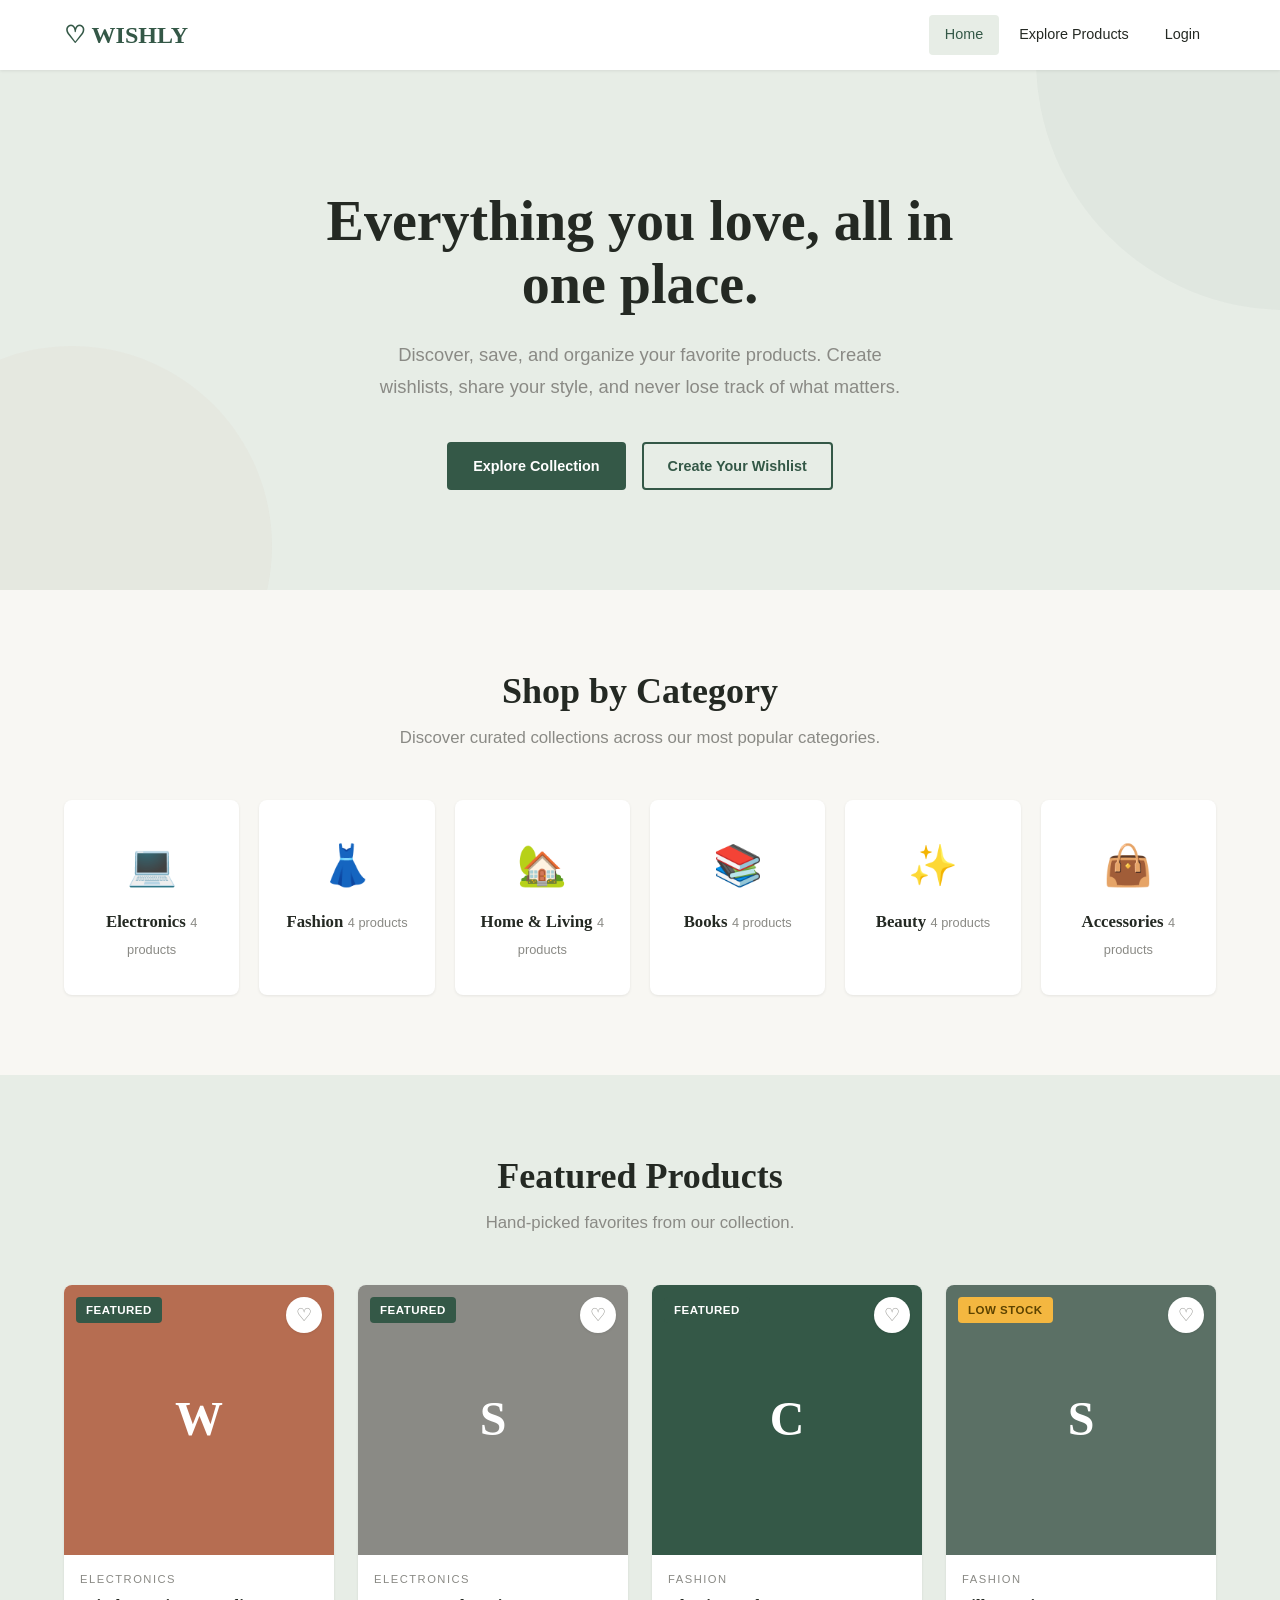
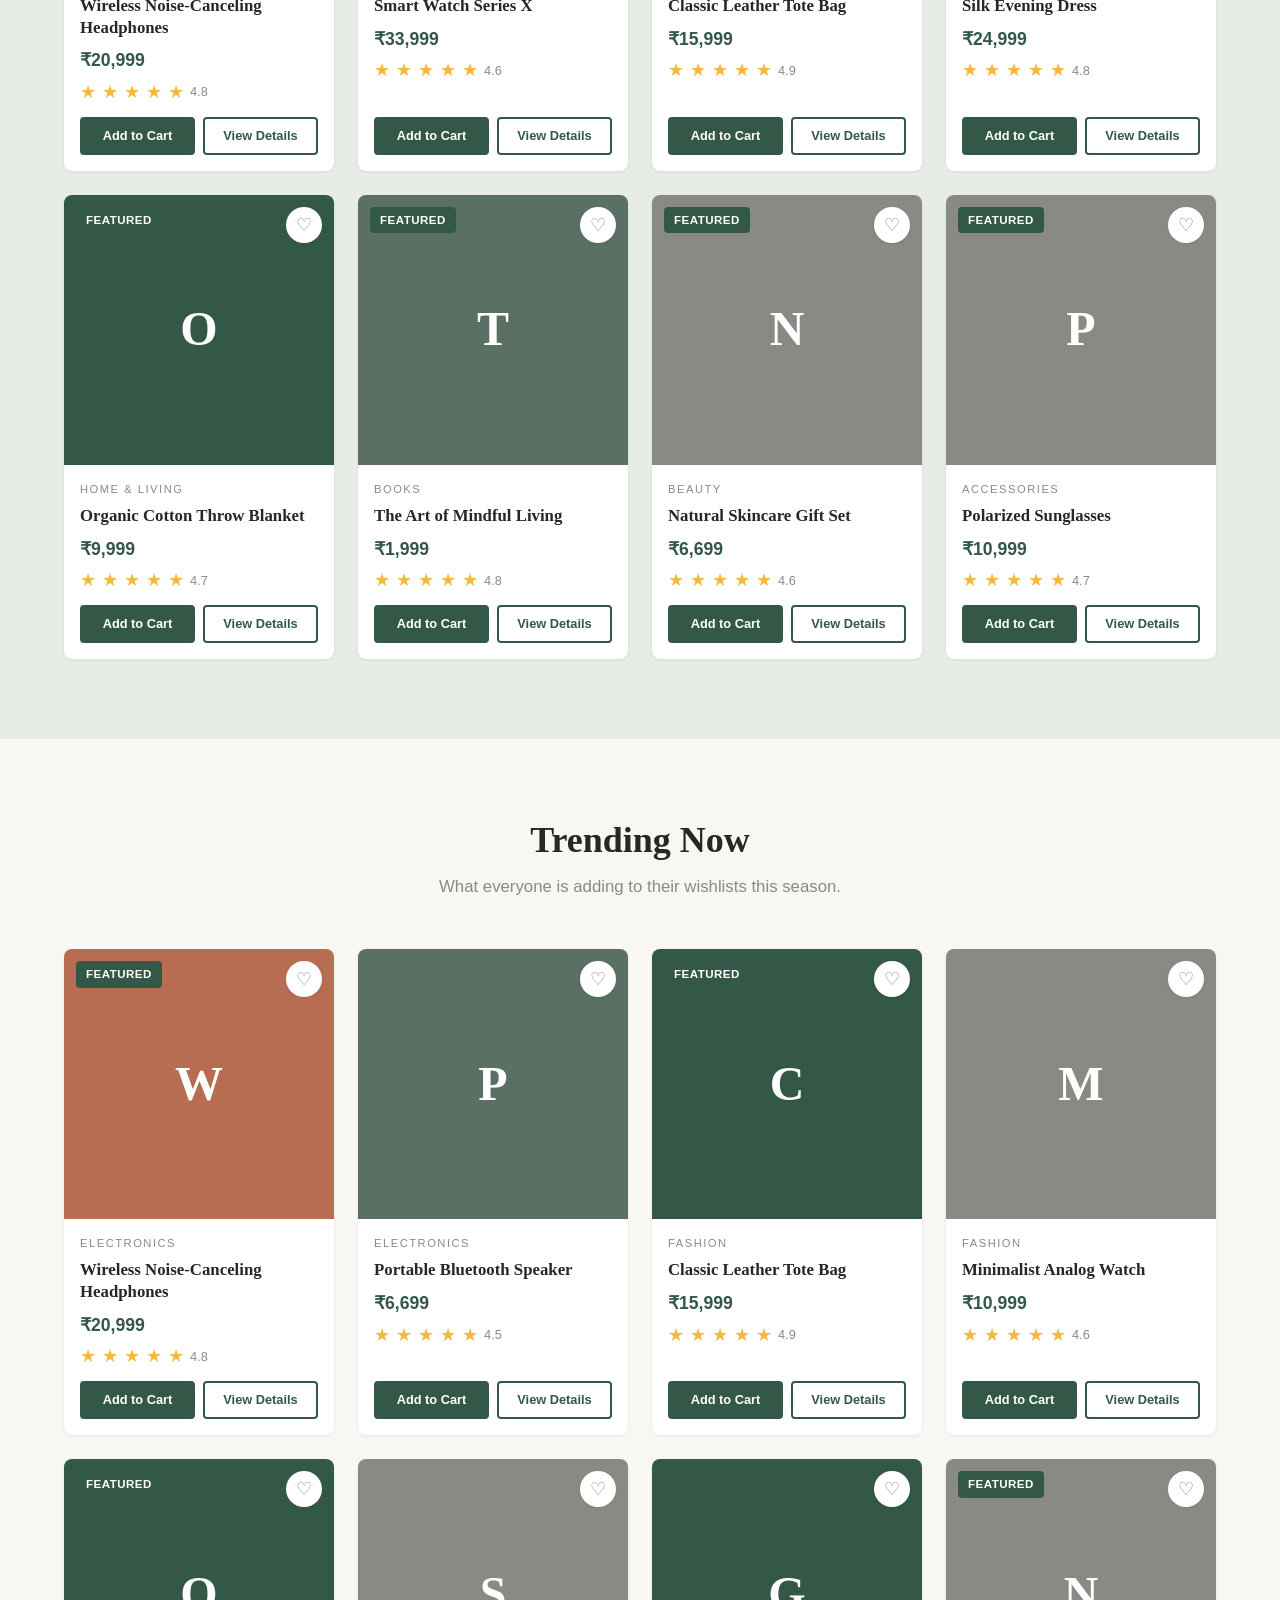
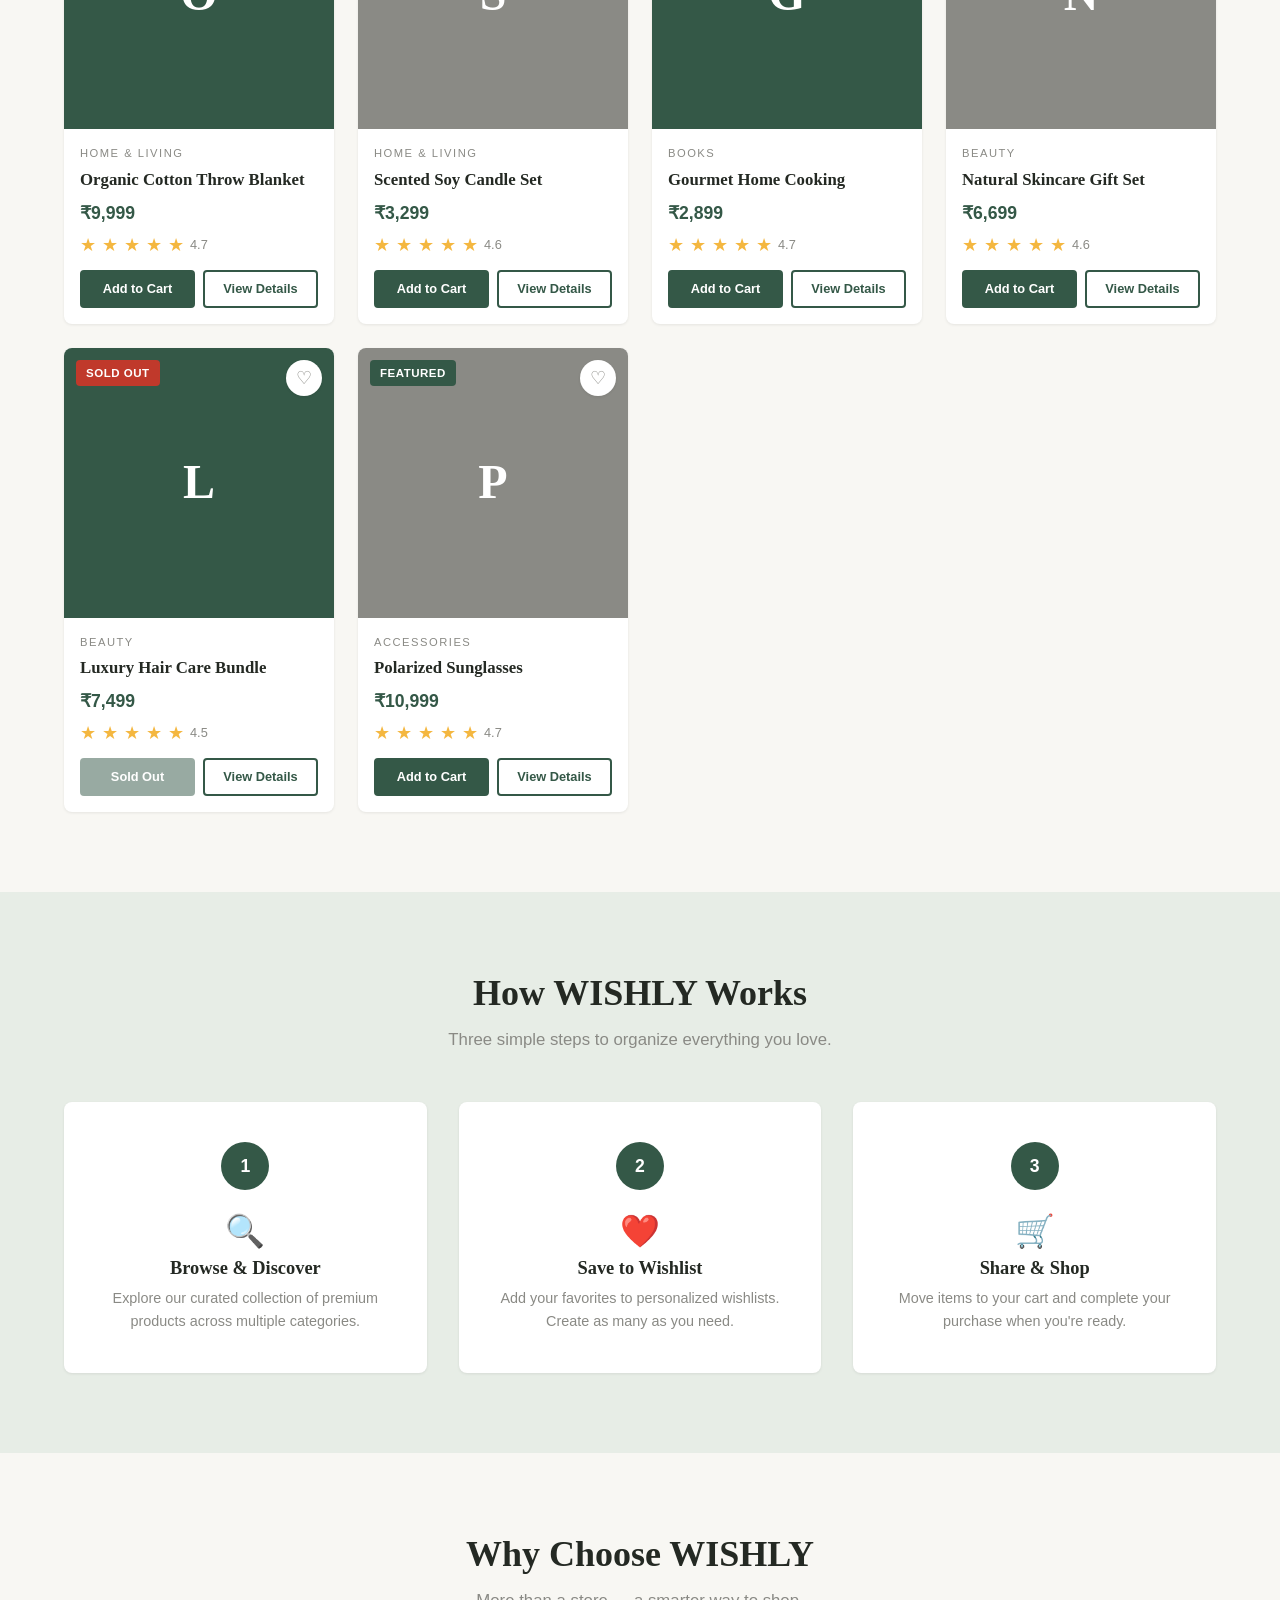
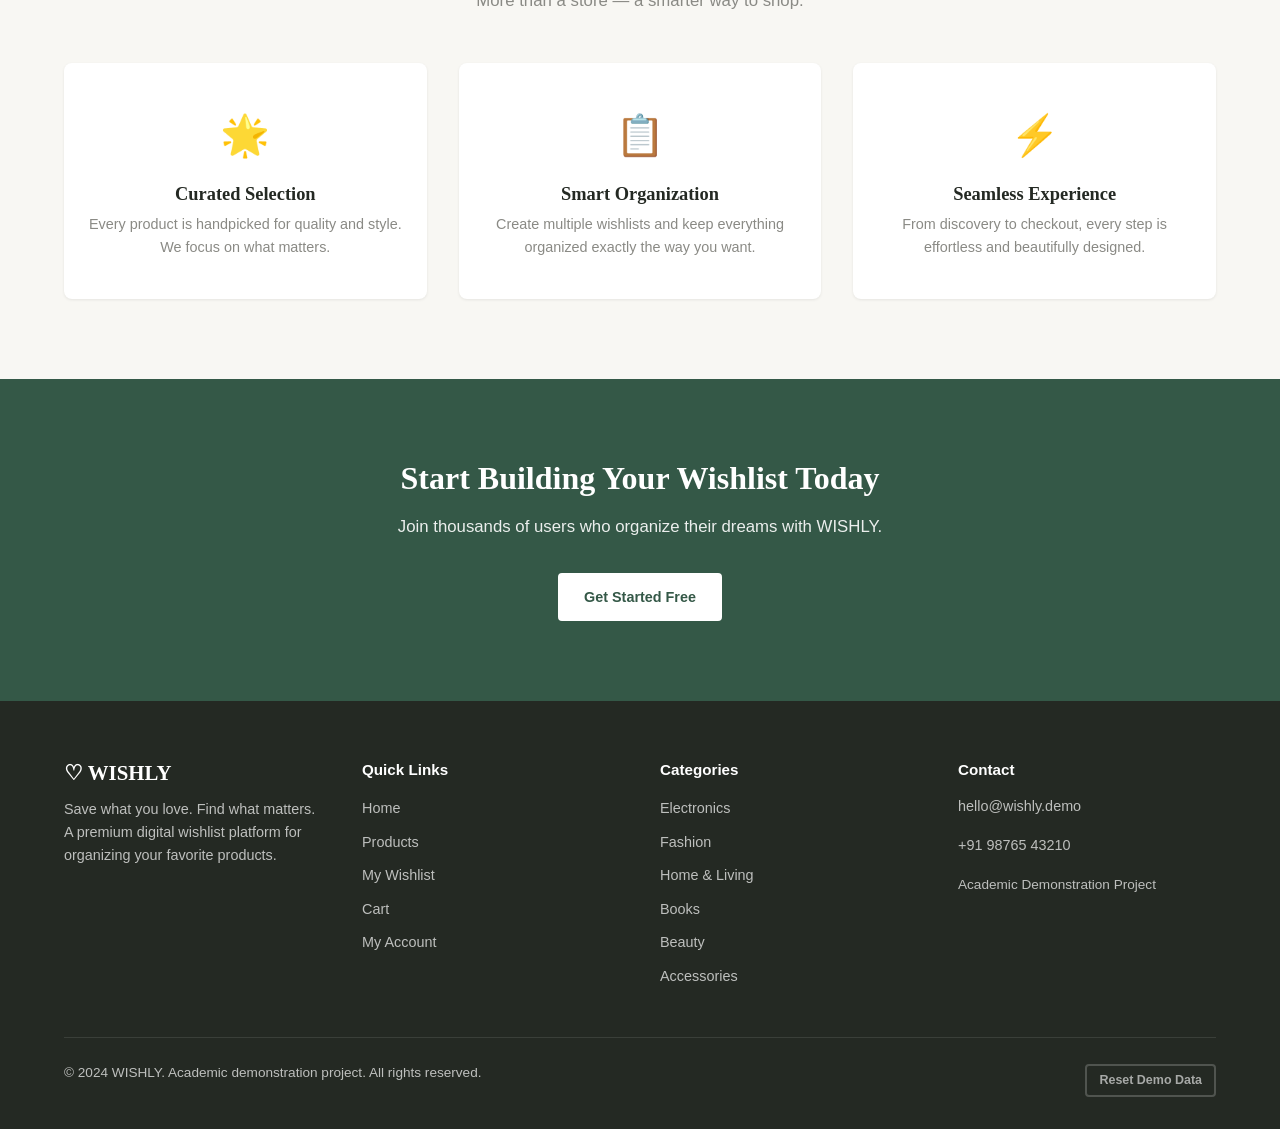
<file: index.html>
<!DOCTYPE html>
<html lang="en">
<head>
  <meta charset="UTF-8">
  <meta name="viewport" content="width=device-width, initial-scale=1.0">
  <meta name="description" content="WISHLY — Digital Wishlist Platform. Save what you love. Find what matters.">
  <title>WISHLY — Save what you love. Find what matters.</title>
  <link rel="icon" href="data:image/svg+xml,<svg xmlns='http://www.w3.org/2000/svg' viewBox='0 0 100 100'><text y='.9em' font-size='90'>♡</text></svg>">
  <link rel="stylesheet" href="styles.css">
</head>
<body>

  <!-- ===== Toast Notifications ===== -->
  <div id="toast-container" class="toast-container" role="status" aria-live="polite"></div>

  <!-- ===== Modal Overlay ===== -->
  <div id="modal-overlay" class="modal-overlay" role="dialog" aria-modal="true">
    <div id="modal-content" class="modal-content"></div>
  </div>

  <!-- ===== Navigation ===== -->
  <nav id="navbar" class="navbar" role="navigation" aria-label="Main navigation">
    <div class="nav-container">
      <a href="#" class="logo" data-view="home" aria-label="WISHLY Home">♡ WISHLY</a>

      <ul id="nav-links" class="nav-links">
        <li><a href="#" data-view="home" class="active">Home</a></li>
        <li><a href="#" data-view="products">Explore Products</a></li>
        <li id="nav-wishlist-li" class="hidden"><a href="#" data-view="wishlist">My Wishlist <span id="wishlist-count" class="badge">0</span></a></li>
        <li id="nav-cart-li" class="hidden"><a href="#" data-view="cart">Cart <span id="cart-count" class="badge">0</span></a></li>
        <li id="nav-auth"><a href="#" data-view="auth">Login</a></li>
        <li id="nav-account" class="hidden"><a href="#" data-view="account"><span id="nav-user-name">Account</span></a></li>
        <li id="nav-admin" class="hidden"><a href="admin.html">Admin Dashboard</a></li>
      </ul>

      <button id="mobile-menu-btn" class="mobile-menu-btn" aria-label="Toggle navigation menu" aria-expanded="false">
        <span></span>
        <span></span>
        <span></span>
      </button>
    </div>
  </nav>

  <!-- ===== Main Content ===== -->
  <main id="main-content">

    <!-- ==============================
         VIEW: HOME
    ============================== -->
    <section id="view-home" class="view active">

      <!-- Hero -->
      <div class="hero">
        <div class="container">
          <h1 class="hero__title">Everything you love, all in one place.</h1>
          <p class="hero__subtitle">Discover, save, and organize your favorite products. Create wishlists, share your style, and never lose track of what matters.</p>
          <div class="hero__actions">
            <a href="#" class="btn btn--primary" data-view="products">Explore Collection</a>
            <a href="#" class="btn btn--secondary" data-view="auth" id="hero-wishlist-cta">Create Your Wishlist</a>
          </div>
        </div>
      </div>

      <!-- Featured Categories -->
      <div class="section">
        <div class="container">
          <h2 class="section__title">Shop by Category</h2>
          <p class="section__subtitle">Discover curated collections across our most popular categories.</p>
          <div id="categories-grid" class="categories-grid">
            <div class="category-card" data-category="Electronics" tabindex="0" role="button" aria-label="Browse Electronics">
              <span class="category-card__icon" aria-hidden="true">💻</span>
              <span class="category-card__name">Electronics</span>
              <span class="category-card__count" id="cat-count-electronics">0 products</span>
            </div>
            <div class="category-card" data-category="Fashion" tabindex="0" role="button" aria-label="Browse Fashion">
              <span class="category-card__icon" aria-hidden="true">👗</span>
              <span class="category-card__name">Fashion</span>
              <span class="category-card__count" id="cat-count-fashion">0 products</span>
            </div>
            <div class="category-card" data-category="Home & Living" tabindex="0" role="button" aria-label="Browse Home and Living">
              <span class="category-card__icon" aria-hidden="true">🏡</span>
              <span class="category-card__name">Home & Living</span>
              <span class="category-card__count" id="cat-count-home">0 products</span>
            </div>
            <div class="category-card" data-category="Books" tabindex="0" role="button" aria-label="Browse Books">
              <span class="category-card__icon" aria-hidden="true">📚</span>
              <span class="category-card__name">Books</span>
              <span class="category-card__count" id="cat-count-books">0 products</span>
            </div>
            <div class="category-card" data-category="Beauty" tabindex="0" role="button" aria-label="Browse Beauty">
              <span class="category-card__icon" aria-hidden="true">✨</span>
              <span class="category-card__name">Beauty</span>
              <span class="category-card__count" id="cat-count-beauty">0 products</span>
            </div>
            <div class="category-card" data-category="Accessories" tabindex="0" role="button" aria-label="Browse Accessories">
              <span class="category-card__icon" aria-hidden="true">👜</span>
              <span class="category-card__name">Accessories</span>
              <span class="category-card__count" id="cat-count-accessories">0 products</span>
            </div>
          </div>
        </div>
      </div>

      <!-- Featured Products -->
      <div class="section section--alt">
        <div class="container">
          <h2 class="section__title">Featured Products</h2>
          <p class="section__subtitle">Hand-picked favorites from our collection.</p>
          <div id="featured-products-grid" class="product-grid"></div>
        </div>
      </div>

      <!-- Trending Now -->
      <div class="section">
        <div class="container">
          <h2 class="section__title">Trending Now</h2>
          <p class="section__subtitle">What everyone is adding to their wishlists this season.</p>
          <div id="trending-products-grid" class="product-grid"></div>
        </div>
      </div>

      <!-- How It Works -->
      <div class="section section--alt">
        <div class="container">
          <h2 class="section__title">How WISHLY Works</h2>
          <p class="section__subtitle">Three simple steps to organize everything you love.</p>
          <div class="steps-grid">
            <div class="step-card">
              <div class="step-card__number" aria-hidden="true">1</div>
              <span class="step-card__icon" aria-hidden="true">🔍</span>
              <h3 class="step-card__title">Browse & Discover</h3>
              <p class="step-card__text">Explore our curated collection of premium products across multiple categories.</p>
            </div>
            <div class="step-card">
              <div class="step-card__number" aria-hidden="true">2</div>
              <span class="step-card__icon" aria-hidden="true">❤️</span>
              <h3 class="step-card__title">Save to Wishlist</h3>
              <p class="step-card__text">Add your favorites to personalized wishlists. Create as many as you need.</p>
            </div>
            <div class="step-card">
              <div class="step-card__number" aria-hidden="true">3</div>
              <span class="step-card__icon" aria-hidden="true">🛒</span>
              <h3 class="step-card__title">Share & Shop</h3>
              <p class="step-card__text">Move items to your cart and complete your purchase when you're ready.</p>
            </div>
          </div>
        </div>
      </div>

      <!-- Why Choose WISHLY -->
      <div class="section">
        <div class="container">
          <h2 class="section__title">Why Choose WISHLY</h2>
          <p class="section__subtitle">More than a store — a smarter way to shop.</p>
          <div class="features-grid">
            <div class="feature-card">
              <span class="feature-card__icon" aria-hidden="true">🌟</span>
              <h3 class="feature-card__title">Curated Selection</h3>
              <p class="feature-card__text">Every product is handpicked for quality and style. We focus on what matters.</p>
            </div>
            <div class="feature-card">
              <span class="feature-card__icon" aria-hidden="true">📋</span>
              <h3 class="feature-card__title">Smart Organization</h3>
              <p class="feature-card__text">Create multiple wishlists and keep everything organized exactly the way you want.</p>
            </div>
            <div class="feature-card">
              <span class="feature-card__icon" aria-hidden="true">⚡</span>
              <h3 class="feature-card__title">Seamless Experience</h3>
              <p class="feature-card__text">From discovery to checkout, every step is effortless and beautifully designed.</p>
            </div>
          </div>
        </div>
      </div>

      <!-- CTA Section -->
      <div class="cta-section">
        <div class="container">
          <h2>Start Building Your Wishlist Today</h2>
          <p>Join thousands of users who organize their dreams with WISHLY.</p>
          <a href="#" class="btn" data-view="auth" id="cta-get-started">Get Started Free</a>
        </div>
      </div>
    </section>

    <!-- ==============================
         VIEW: PRODUCTS
    ============================== -->
    <section id="view-products" class="view">
      <div class="section">
        <div class="container">
          <h2 class="section__title">Explore Our Collection</h2>
          <p class="section__subtitle">Find the perfect products to add to your wishlists.</p>

          <!-- Toolbar -->
          <div class="products-toolbar">
            <input type="text" id="search-input" class="form-input" placeholder="Search products..." aria-label="Search products">

            <div class="filter-group">
              <label for="category-filter">Category:</label>
              <select id="category-filter" class="form-select" aria-label="Filter by category">
                <option value="">All Categories</option>
              </select>
            </div>

            <div class="filter-group">
              <label for="sort-select">Sort:</label>
              <select id="sort-select" class="form-select" aria-label="Sort products">
                <option value="">Default</option>
                <option value="price-low">Price: Low to High</option>
                <option value="price-high">Price: High to Low</option>
                <option value="rating">Top Rated</option>
                <option value="name">Name: A–Z</option>
              </select>
            </div>

            <div class="filter-group">
              <input type="number" id="price-min" class="form-input" placeholder="Min ₹" min="0" aria-label="Minimum price" style="width:90px">
              <span class="text-muted">–</span>
              <input type="number" id="price-max" class="form-input" placeholder="Max ₹" min="0" aria-label="Maximum price" style="width:90px">
              <button id="apply-price-btn" class="btn btn--small btn--secondary">Apply</button>
            </div>

            <button id="clear-filters-btn" class="btn btn--small btn--ghost">Clear Filters</button>
          </div>

          <p id="product-count" class="product-count"></p>

          <div id="products-grid" class="product-grid"></div>

          <div id="products-empty-state" class="empty-state hidden">
            <div class="empty-state__icon" aria-hidden="true">🔍</div>
            <h3 class="empty-state__title">No Products Found</h3>
            <p class="empty-state__message">Try adjusting your search or filters to find what you're looking for.</p>
            <button class="btn btn--secondary" id="empty-clear-filters">Clear All Filters</button>
          </div>
        </div>
      </div>
    </section>

    <!-- ==============================
         VIEW: PRODUCT DETAIL
    ============================== -->
    <section id="view-product-detail" class="view">
      <div class="section">
        <div class="container">
          <button id="back-to-products" class="back-link" aria-label="Back to products">← Back to Products</button>
          <div id="product-detail-content"></div>
        </div>
      </div>
    </section>

    <!-- ==============================
         VIEW: WISHLIST
    ============================== -->
    <section id="view-wishlist" class="view">
      <div class="section">
        <div class="container">
          <h2 class="section__title">My Wishlists</h2>
          <p class="section__subtitle">Organize and manage your favorite finds.</p>
          <div class="wishlist-layout">
            <aside class="wishlist-sidebar" id="wishlist-sidebar">
              <h3>Your Wishlists</h3>
              <div class="create-wishlist">
                <input type="text" id="create-wishlist-input" class="form-input" placeholder="New wishlist name..." aria-label="New wishlist name" maxlength="50">
                <button id="create-wishlist-btn" class="btn btn--primary btn--small" aria-label="Create wishlist">+</button>
              </div>
              <ul class="wishlist-list" id="wishlist-list"></ul>
            </aside>
            <div class="wishlist-content" id="wishlist-content">
              <div class="empty-state">
                <div class="empty-state__icon" aria-hidden="true">📋</div>
                <h3 class="empty-state__title">Select a Wishlist</h3>
                <p class="empty-state__message">Choose a wishlist from the sidebar or create a new one to get started.</p>
              </div>
            </div>
          </div>
        </div>
      </div>
    </section>

    <!-- ==============================
         VIEW: CART
    ============================== -->
    <section id="view-cart" class="view">
      <div class="section">
        <div class="container">
          <h2 class="section__title">Shopping Cart</h2>
          <div id="cart-main-content">
            <div class="cart-layout">
              <div class="cart-items" id="cart-items-container"></div>
              <div class="cart-summary" id="cart-summary">
                <h3>Order Summary</h3>
                <div class="cart-summary-row">
                  <span>Subtotal</span>
                  <span id="cart-subtotal">$0.00</span>
                </div>
                <div class="cart-summary-row">
                  <span>Shipping</span>
                  <span>Free</span>
                </div>
                <div class="cart-summary-row total">
                  <span>Total</span>
                  <span id="cart-total">$0.00</span>
                </div>
                <button id="checkout-btn" class="btn btn--primary btn--full" data-view="checkout">Proceed to Checkout</button>
                <button class="btn btn--ghost btn--full mt-2" data-view="products">Continue Shopping</button>
              </div>
            </div>
          </div>
          <div id="cart-empty-state" class="empty-state hidden">
            <div class="empty-state__icon" aria-hidden="true">🛒</div>
            <h3 class="empty-state__title">Your Cart is Empty</h3>
            <p class="empty-state__message">Looks like you haven't added anything to your cart yet.</p>
            <a href="#" class="btn btn--primary" data-view="products">Start Shopping</a>
          </div>
        </div>
      </div>
    </section>

    <!-- ==============================
         VIEW: CHECKOUT
    ============================== -->
    <section id="view-checkout" class="view">
      <div class="section">
        <div class="container">
          <h2 class="section__title">Checkout</h2>
          <div class="checkout-layout">
            <div class="checkout-form-container">
              <h3>Delivery Information</h3>
              <form id="checkout-form" novalidate>
                <div class="form-row">
                  <div class="form-group">
                    <label class="form-label" for="checkout-name">Full Name *</label>
                    <input type="text" id="checkout-name" class="form-input" placeholder="Your full name" required>
                    <span class="form-error" id="checkout-name-error">Please enter your name</span>
                  </div>
                  <div class="form-group">
                    <label class="form-label" for="checkout-email">Email Address *</label>
                    <input type="email" id="checkout-email" class="form-input" placeholder="your@email.com" required>
                    <span class="form-error" id="checkout-email-error">Please enter a valid email</span>
                  </div>
                </div>
                <div class="form-group">
                  <label class="form-label" for="checkout-address">Delivery Address *</label>
                  <textarea id="checkout-address" class="form-input form-textarea" placeholder="Full delivery address" required rows="3"></textarea>
                  <span class="form-error" id="checkout-address-error">Please enter your delivery address</span>
                </div>
                <div class="form-group">
                  <label class="form-label" for="checkout-phone">Phone Number *</label>
                  <input type="tel" id="checkout-phone" class="form-input" placeholder="(+91) 98765-43210" required>
                  <span class="form-error" id="checkout-phone-error">Please enter your phone number</span>
                </div>
                <button type="submit" class="btn btn--primary btn--full">Place Order</button>
              </form>
            </div>
            <div class="order-summary-card" id="checkout-order-summary">
              <h3>Order Summary</h3>
              <div id="checkout-items"></div>
              <div class="cart-summary-row total" style="margin-top:16px">
                <span>Total</span>
                <span id="checkout-total">$0.00</span>
              </div>
            </div>
          </div>
        </div>
      </div>
    </section>

    <!-- ==============================
         VIEW: ORDER CONFIRMATION
    ============================== -->
    <section id="view-order-confirmation" class="view">
      <div class="section">
        <div class="container">
          <div id="confirmation-details" class="confirmation"></div>
        </div>
      </div>
    </section>

    <!-- ==============================
         VIEW: ACCOUNT
    ============================== -->
    <section id="view-account" class="view">
      <div class="section">
        <div class="container">
          <h2 class="section__title">My Account</h2>
          <div class="account-layout">
            <div class="account-info" id="account-info"></div>
            <div class="order-history" id="order-history">
              <h3>Order History</h3>
              <div id="order-history-list"></div>
            </div>
          </div>
        </div>
      </div>
    </section>

    <!-- ==============================
         VIEW: AUTH (Login / Register)
    ============================== -->
    <section id="view-auth" class="view">
      <div class="section">
        <div class="container">
          <div id="auth-container" class="auth-container">
            <h2>Welcome to WISHLY</h2>
            <p class="auth-subtitle">Save what you love. Find what matters.</p>

            <div class="auth-tabs">
              <button class="auth-tab active" data-auth-tab="login" id="tab-login">Login</button>
              <button class="auth-tab" data-auth-tab="register" id="tab-register">Register</button>
            </div>

            <!-- Login Form -->
            <form id="login-form" novalidate>
              <div class="form-group">
                <label class="form-label" for="login-email">Email Address</label>
                <input type="email" id="login-email" class="form-input" placeholder="your@email.com" required>
                <span class="form-error" id="login-email-error">Please enter a valid email</span>
              </div>
              <div class="form-group">
                <label class="form-label" for="login-password">Password</label>
                <input type="password" id="login-password" class="form-input" placeholder="Enter your password" required>
                <span class="form-error" id="login-password-error">Please enter your password</span>
              </div>
              <button type="submit" class="btn btn--primary btn--full">Login</button>
            </form>

            <!-- Register Form -->
            <form id="register-form" class="hidden" novalidate>
              <div class="form-group">
                <label class="form-label" for="register-name">Full Name</label>
                <input type="text" id="register-name" class="form-input" placeholder="Your full name" required>
                <span class="form-error" id="register-name-error">Please enter your name</span>
              </div>
              <div class="form-group">
                <label class="form-label" for="register-email">Email Address</label>
                <input type="email" id="register-email" class="form-input" placeholder="your@email.com" required>
                <span class="form-error" id="register-email-error">Please enter a valid email</span>
              </div>
              <div class="form-row">
                <div class="form-group">
                  <label class="form-label" for="register-password">Password</label>
                  <input type="password" id="register-password" class="form-input" placeholder="Min 6 characters" required>
                  <span class="form-error" id="register-password-error">Min 6 characters required</span>
                </div>
                <div class="form-group">
                  <label class="form-label" for="register-confirm">Confirm Password</label>
                  <input type="password" id="register-confirm" class="form-input" placeholder="Confirm password" required>
                  <span class="form-error" id="register-confirm-error">Passwords do not match</span>
                </div>
              </div>
              <button type="submit" class="btn btn--primary btn--full">Create Account</button>
            </form>

            <!-- Demo Credentials -->
            <div class="demo-credentials" id="demo-credentials">
              <strong>Demo Accounts</strong>
              <p><strong>User:</strong> <code>demo@wishly.com</code> / <code>demo1234</code></p>
              <p><strong>Admin:</strong> <code>admin@wishly.com</code> / <code>admin1234</code></p>
            </div>
          </div>
        </div>
      </div>
    </section>

  </main>

  <!-- ===== Footer ===== -->
  <footer class="footer">
    <div class="container">
      <div class="footer-grid">
        <div class="footer-col">
          <h3 class="footer-logo">♡ WISHLY</h3>
          <p>Save what you love. Find what matters. A premium digital wishlist platform for organizing your favorite products.</p>
        </div>
        <div class="footer-col">
          <h4>Quick Links</h4>
          <ul class="footer-links">
            <li><a href="#" data-view="home">Home</a></li>
            <li><a href="#" data-view="products">Products</a></li>
            <li><a href="#" data-view="wishlist">My Wishlist</a></li>
            <li><a href="#" data-view="cart">Cart</a></li>
            <li><a href="#" data-view="account">My Account</a></li>
          </ul>
        </div>
        <div class="footer-col">
          <h4>Categories</h4>
          <ul class="footer-links">
            <li><a href="#" data-category="Electronics">Electronics</a></li>
            <li><a href="#" data-category="Fashion">Fashion</a></li>
            <li><a href="#" data-category="Home & Living">Home & Living</a></li>
            <li><a href="#" data-category="Books">Books</a></li>
            <li><a href="#" data-category="Beauty">Beauty</a></li>
            <li><a href="#" data-category="Accessories">Accessories</a></li>
          </ul>
        </div>
        <div class="footer-col">
          <h4>Contact</h4>
          <p>hello@wishly.demo</p>
          <p>+91 98765 43210</p>
          <p class="mt-2"><small>Academic Demonstration Project</small></p>
        </div>
      </div>
      <div class="footer-bottom">
        <p>&copy; 2024 WISHLY. Academic demonstration project. All rights reserved.</p>
        <button id="reset-demo-btn" class="btn btn--small btn--secondary">Reset Demo Data</button>
      </div>
    </div>
  </footer>

  <script src="script.js"></script>
</body>
</html>
</file>
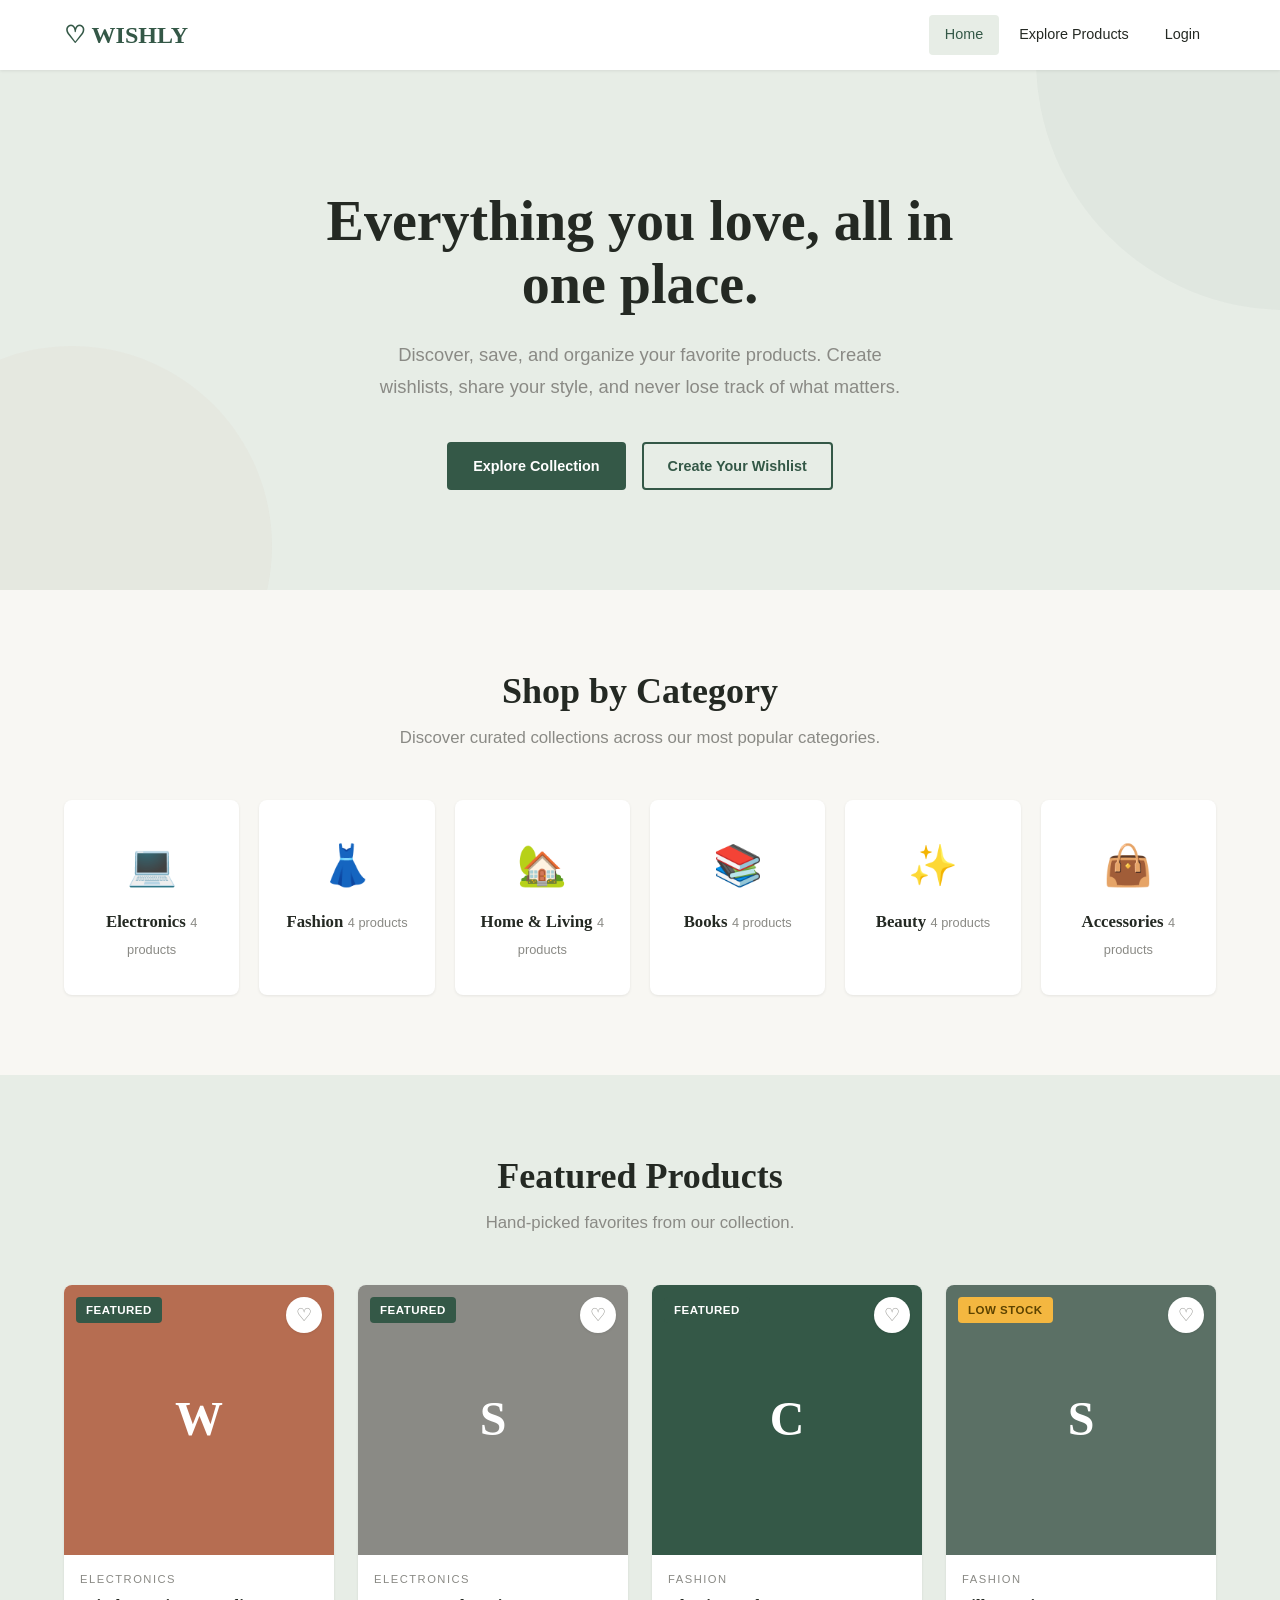
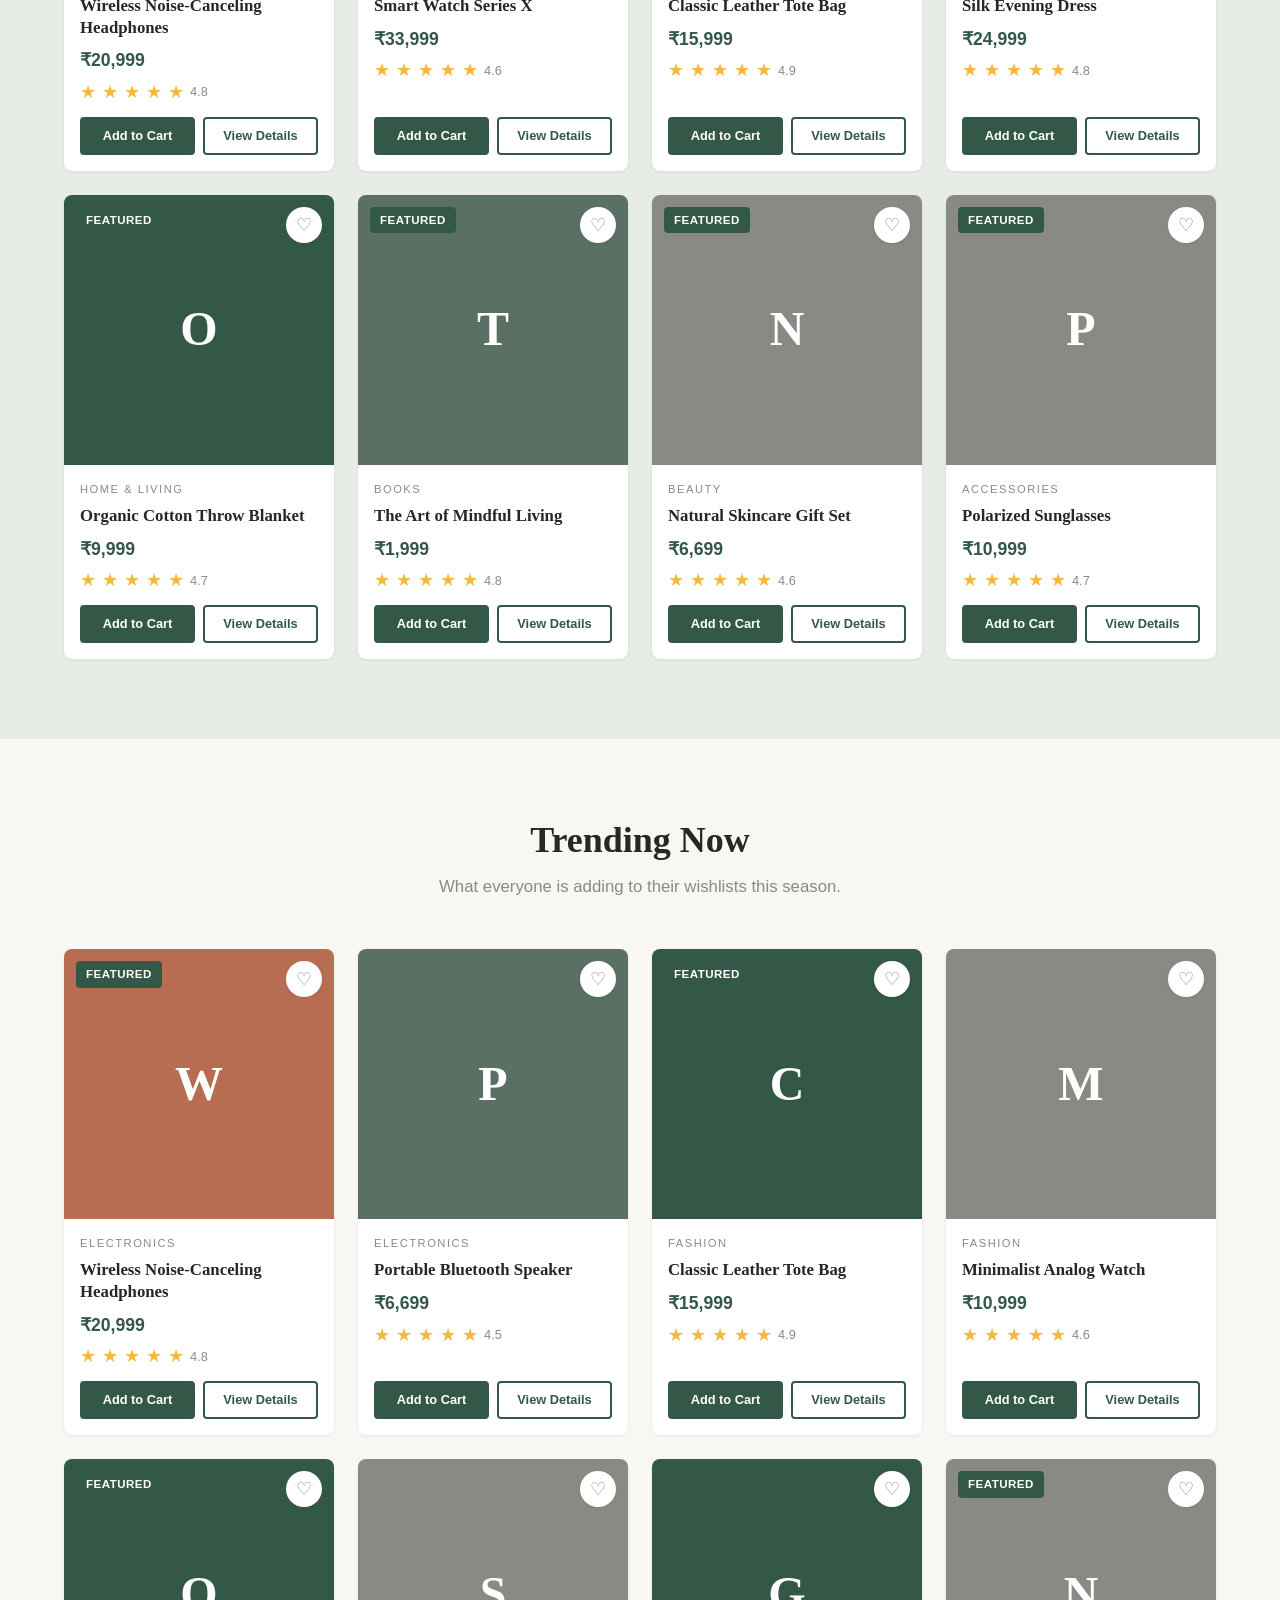
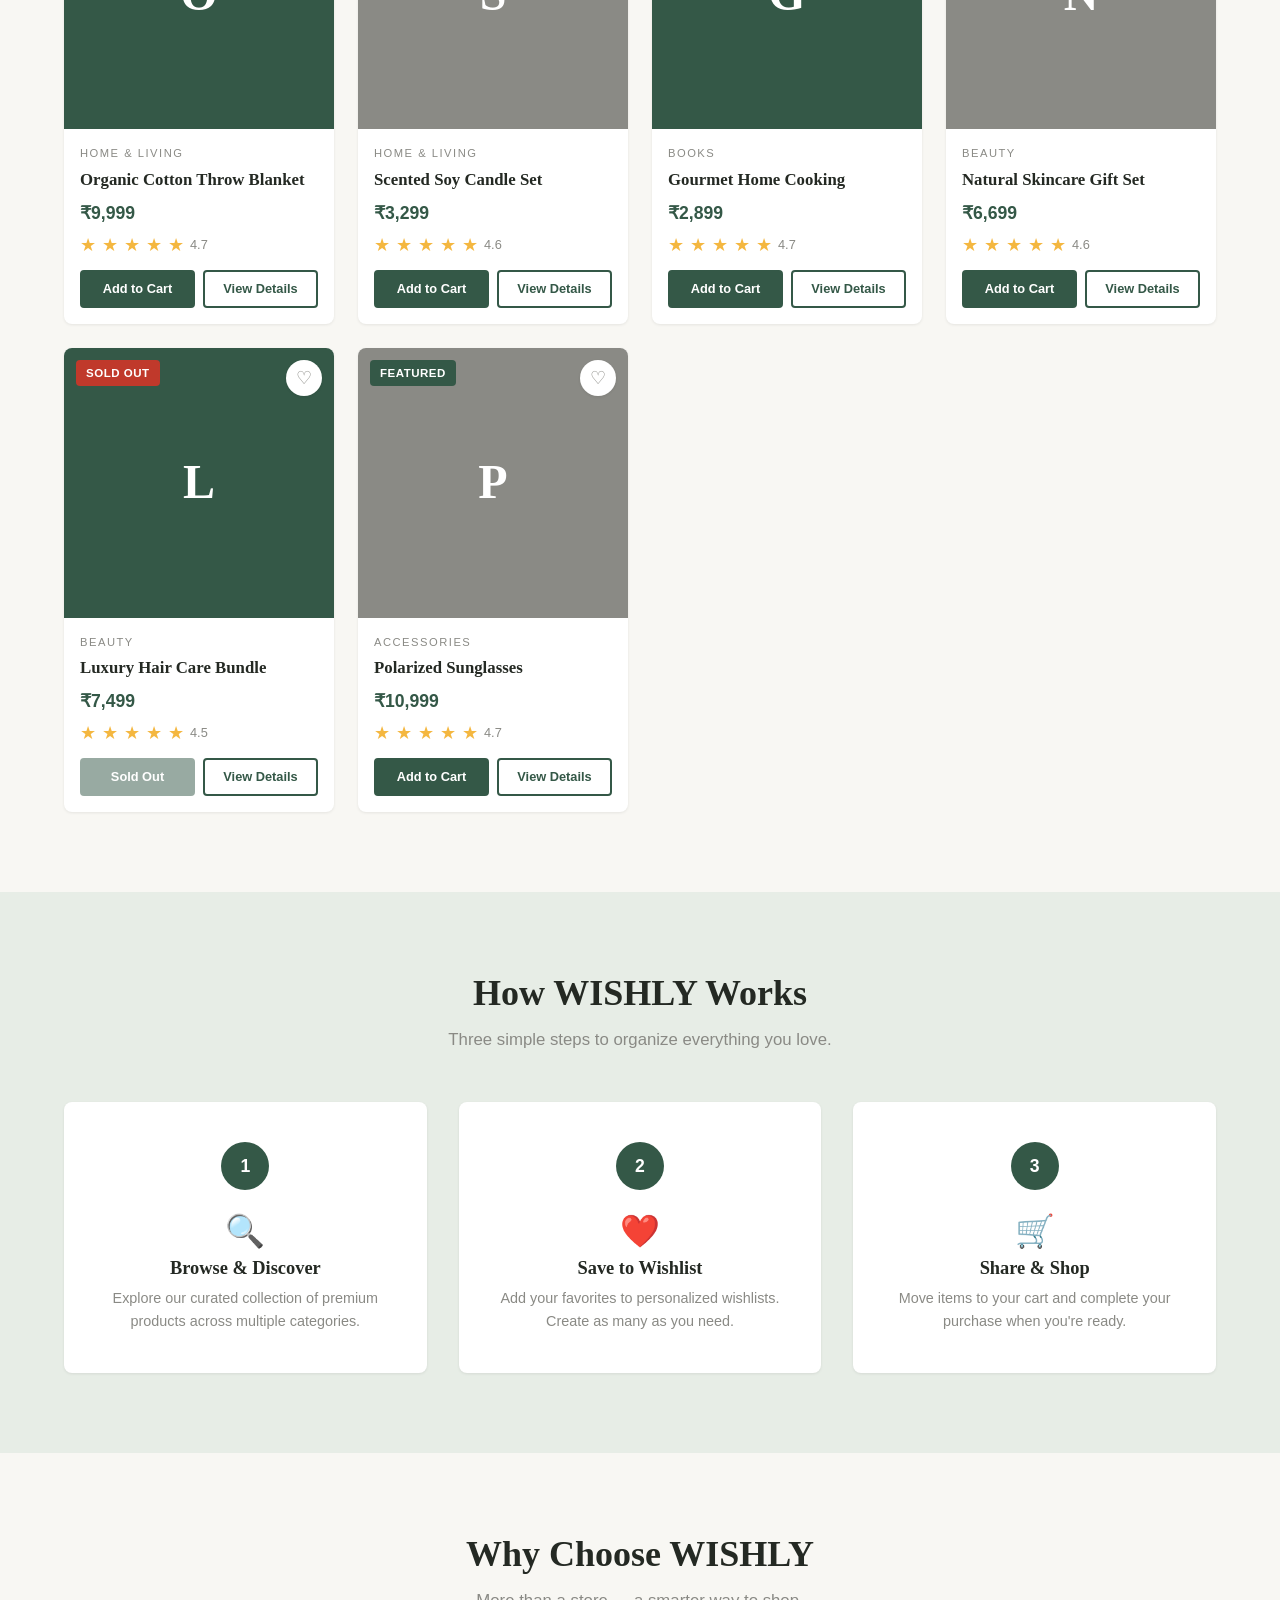
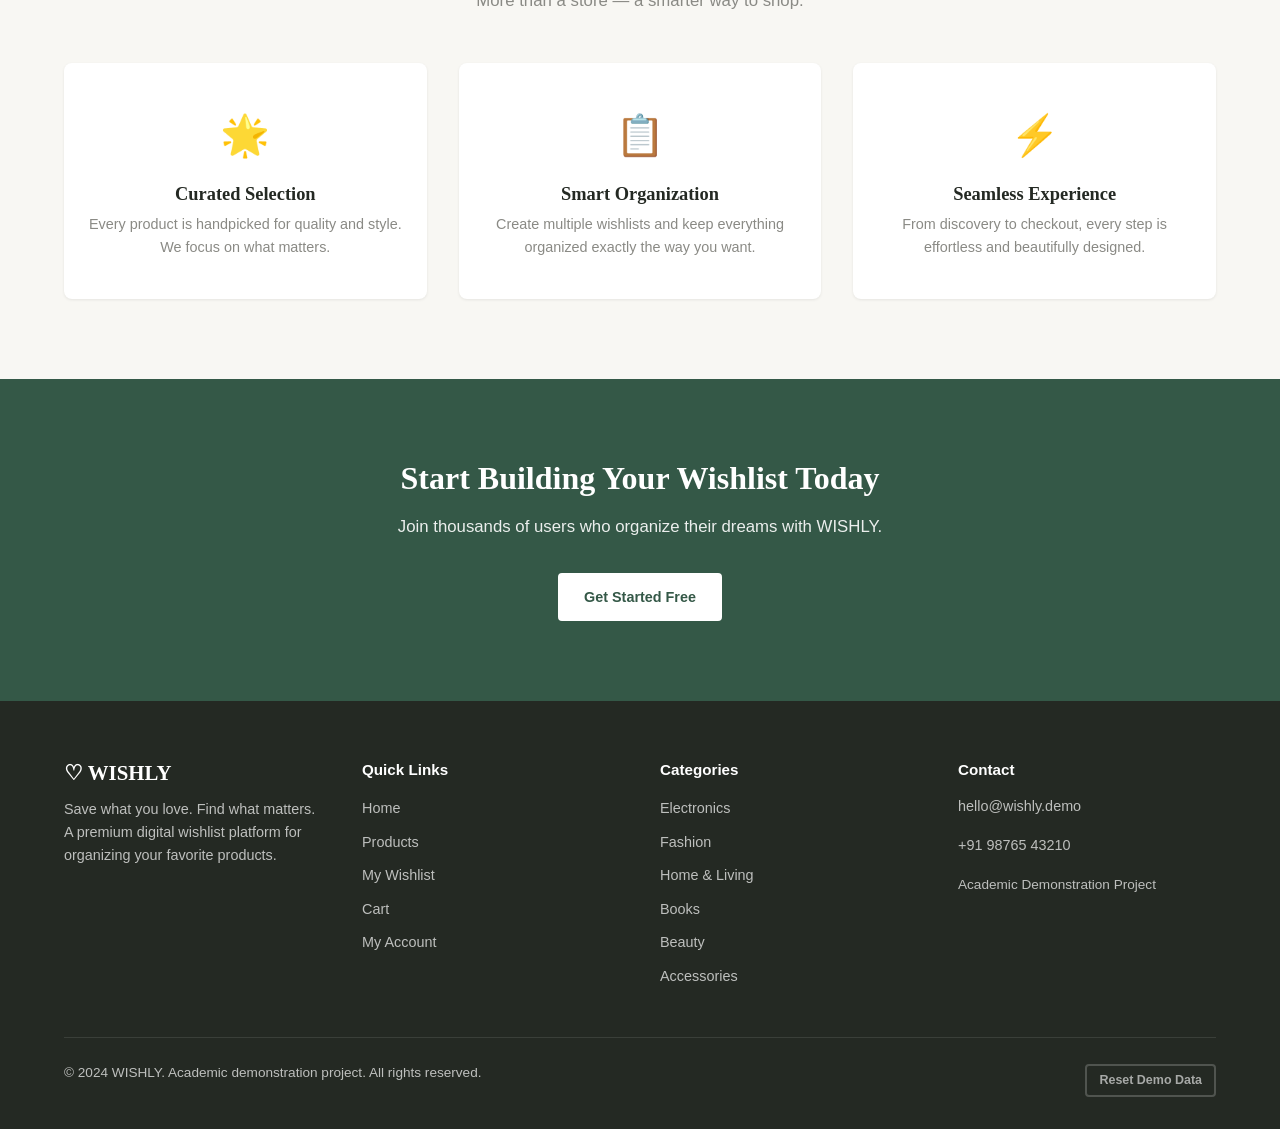
<file: admin.html>
<!DOCTYPE html>
<html lang="en">
<head>
  <meta charset="UTF-8">
  <meta name="viewport" content="width=device-width, initial-scale=1.0">
  <title>WISHLY — Admin Dashboard</title>
  <link rel="icon" href="data:image/svg+xml,<svg xmlns='http://www.w3.org/2000/svg' viewBox='0 0 100 100'><text y='.9em' font-size='90'>♡</text></svg>">
  <link rel="stylesheet" href="styles.css">
</head>
<body class="admin-body">

  <!-- Toast Notifications -->
  <div id="toast-container" class="toast-container" role="status" aria-live="polite"></div>

  <!-- Modal Overlay -->
  <div id="modal-overlay" class="modal-overlay" role="dialog" aria-modal="true">
    <div id="modal-content" class="modal-content"></div>
  </div>

  <!-- Admin Sidebar Overlay (mobile) -->
  <div id="admin-sidebar-overlay" class="admin-sidebar-overlay"></div>

  <div class="admin-layout">

    <!-- ===== Sidebar ===== -->
    <aside class="admin-sidebar" id="admin-sidebar" role="navigation" aria-label="Admin navigation">
      <div class="admin-sidebar-header">
        <a href="index.html" class="logo">♡ WISHLY</a>
        <span class="admin-label">Admin Panel</span>
      </div>
      <ul class="admin-nav" id="admin-nav">
        <li class="admin-nav-item active">
          <a href="#" data-section="dashboard">
            <span class="nav-icon" aria-hidden="true">📊</span> Dashboard
          </a>
        </li>
        <li class="admin-nav-item">
          <a href="#" data-section="products">
            <span class="nav-icon" aria-hidden="true">📦</span> Products
          </a>
        </li>
        <li class="admin-nav-item">
          <a href="#" data-section="categories">
            <span class="nav-icon" aria-hidden="true">🏷️</span> Categories
          </a>
        </li>
        <li class="admin-nav-item">
          <a href="#" data-section="orders">
            <span class="nav-icon" aria-hidden="true">📋</span> Orders
          </a>
        </li>
        <li class="admin-nav-item">
          <a href="#" data-section="reviews">
            <span class="nav-icon" aria-hidden="true">⭐</span> Reviews
          </a>
        </li>
        <li><div class="admin-nav-separator"></div></li>
        <li class="admin-nav-item">
          <a href="index.html">
            <span class="nav-icon" aria-hidden="true">←</span> Back to Site
          </a>
        </li>
        <li class="admin-nav-item">
          <button data-action="logout">
            <span class="nav-icon" aria-hidden="true">🚪</span> Logout
          </button>
        </li>
      </ul>
    </aside>

    <!-- ===== Main Content ===== -->
    <main class="admin-content" id="admin-content">

      <!-- ==============================
           DASHBOARD
      ============================== -->
      <section id="admin-dashboard" class="admin-section active">
        <div class="admin-header">
          <h1>Dashboard Overview</h1>
          <span class="text-muted" id="admin-welcome">Welcome, Admin</span>
        </div>

        <div class="stats-grid">
          <div class="stat-card">
            <div class="stat-card__icon" aria-hidden="true">📦</div>
            <div class="stat-card__number" id="stat-products">0</div>
            <div class="stat-card__label">Total Products</div>
          </div>
          <div class="stat-card">
            <div class="stat-card__icon" aria-hidden="true">👤</div>
            <div class="stat-card__number" id="stat-users">0</div>
            <div class="stat-card__label">Registered Users</div>
          </div>
          <div class="stat-card">
            <div class="stat-card__icon" aria-hidden="true">📋</div>
            <div class="stat-card__number" id="stat-orders">0</div>
            <div class="stat-card__label">Total Orders</div>
          </div>
          <div class="stat-card">
            <div class="stat-card__icon" aria-hidden="true">⏳</div>
            <div class="stat-card__number" id="stat-pending">0</div>
            <div class="stat-card__label">Pending Orders</div>
          </div>
          <div class="stat-card">
            <div class="stat-card__icon" aria-hidden="true">⭐</div>
            <div class="stat-card__number" id="stat-reviews">0</div>
            <div class="stat-card__label">Total Reviews</div>
          </div>
        </div>

        <div style="display:grid;grid-template-columns:1fr 1fr;gap:24px">
          <div>
            <h3 class="mb-2">Recent Orders</h3>
            <div class="admin-table-container">
              <table class="admin-table" id="recent-orders-table">
                <thead>
                  <tr>
                    <th>Order ID</th>
                    <th>Customer</th>
                    <th>Total</th>
                    <th>Status</th>
                    <th>Date</th>
                  </tr>
                </thead>
                <tbody></tbody>
              </table>
            </div>
          </div>
          <div>
            <h3 class="mb-2">Recent Reviews</h3>
            <div id="recent-reviews"></div>
          </div>
        </div>
      </section>

      <!-- ==============================
           PRODUCTS
      ============================== -->
      <section id="admin-products" class="admin-section">
        <div class="admin-header">
          <h1>Product Management</h1>
          <button class="btn btn--primary" id="add-product-btn">+ Add Product</button>
        </div>

        <!-- Product Form -->
        <div class="admin-form-container hidden" id="product-form-container">
          <form class="admin-form" id="product-form" novalidate>
            <h3 id="product-form-title">Add New Product</h3>
            <input type="hidden" id="product-edit-id" value="">

            <div class="form-row">
              <div class="form-group">
                <label class="form-label" for="product-name">Product Name *</label>
                <input type="text" id="product-name" class="form-input" placeholder="Product name" required>
                <span class="form-error" id="product-name-error">Name is required</span>
              </div>
              <div class="form-group">
                <label class="form-label" for="product-category">Category *</label>
                <select id="product-category" class="form-select" required>
                  <option value="">Select category</option>
                </select>
                <span class="form-error" id="product-category-error">Category is required</span>
              </div>
            </div>

            <div class="form-group">
              <label class="form-label" for="product-description">Description *</label>
              <textarea id="product-description" class="form-input form-textarea" placeholder="Product description" required rows="3"></textarea>
              <span class="form-error" id="product-description-error">Description is required</span>
            </div>

            <div class="form-row">
              <div class="form-group">
                <label class="form-label" for="product-price">Price ($) *</label>
                <input type="number" id="product-price" class="form-input" placeholder="0.00" min="0.01" step="0.01" required>
                <span class="form-error" id="product-price-error">Valid price required</span>
              </div>
              <div class="form-group">
                <label class="form-label" for="product-stock">Stock Quantity *</label>
                <input type="number" id="product-stock" class="form-input" placeholder="0" min="0" required>
                <span class="form-error" id="product-stock-error">Valid stock required</span>
              </div>
            </div>

            <div class="form-group">
              <label class="form-label" for="product-image">Image URL</label>
              <input type="text" id="product-image" class="form-input" placeholder="https://picsum.photos/seed/product/400/400">
            </div>

            <div class="form-row">
              <div class="checkbox-group">
                <input type="checkbox" id="product-featured">
                <label for="product-featured">Featured Product</label>
              </div>
              <div class="checkbox-group">
                <input type="checkbox" id="product-trending">
                <label for="product-trending">Trending Product</label>
              </div>
            </div>

            <div class="form-actions">
              <button type="submit" class="btn btn--primary">Save Product</button>
              <button type="button" class="btn btn--secondary" id="cancel-product-btn">Cancel</button>
            </div>
          </form>
        </div>

        <!-- Products Table -->
        <div class="admin-table-container">
          <table class="admin-table" id="products-table">
            <thead>
              <tr>
                <th>ID</th>
                <th>Image</th>
                <th>Name</th>
                <th>Category</th>
                <th>Price</th>
                <th>Stock</th>
                <th>Status</th>
                <th>Actions</th>
              </tr>
            </thead>
            <tbody></tbody>
          </table>
        </div>
      </section>

      <!-- ==============================
           CATEGORIES
      ============================== -->
      <section id="admin-categories" class="admin-section">
        <div class="admin-header">
          <h1>Category Management</h1>
        </div>

        <div class="flex-gap mb-3" style="display:flex;gap:12px;max-width:400px">
          <input type="text" id="new-category-input" class="form-input" placeholder="New category name..." maxlength="50" aria-label="New category name">
          <button class="btn btn--primary" id="add-category-btn">Add</button>
        </div>

        <div class="admin-table-container">
          <table class="admin-table" id="categories-table">
            <thead>
              <tr>
                <th>Category Name</th>
                <th>Products</th>
                <th>Actions</th>
              </tr>
            </thead>
            <tbody></tbody>
          </table>
        </div>
      </section>

      <!-- ==============================
           ORDERS
      ============================== -->
      <section id="admin-orders" class="admin-section">
        <div class="admin-header">
          <h1>Order Management</h1>
          <div class="filter-group">
            <label for="order-status-filter">Filter:</label>
            <select id="order-status-filter" class="form-select" aria-label="Filter by status">
              <option value="">All Orders</option>
              <option value="Pending">Pending</option>
              <option value="Processing">Processing</option>
              <option value="Completed">Completed</option>
              <option value="Cancelled">Cancelled</option>
            </select>
          </div>
        </div>

        <div class="admin-table-container">
          <table class="admin-table" id="orders-table">
            <thead>
              <tr>
                <th>Order ID</th>
                <th>Customer</th>
                <th>Items</th>
                <th>Total</th>
                <th>Status</th>
                <th>Date</th>
                <th>Actions</th>
              </tr>
            </thead>
            <tbody></tbody>
          </table>
        </div>
      </section>

      <!-- ==============================
           REVIEWS
      ============================== -->
      <section id="admin-reviews" class="admin-section">
        <div class="admin-header">
          <h1>Review Management</h1>
        </div>

        <div class="admin-table-container">
          <table class="admin-table" id="reviews-table">
            <thead>
              <tr>
                <th>Product</th>
                <th>User</th>
                <th>Rating</th>
                <th>Review</th>
                <th>Date</th>
                <th>Actions</th>
              </tr>
            </thead>
            <tbody></tbody>
          </table>
        </div>
      </section>

    </main>
  </div>

  <!-- Mobile sidebar toggle -->
  <button class="admin-mobile-toggle" id="admin-mobile-toggle" aria-label="Toggle admin menu">☰</button>

  <script src="admin.js"></script>
</body>
</html>
</file>
<file: styles.css>
/* ============================================================
   WISHLY — Digital Wishlist Platform
   Premium Editorial UI Stylesheet
   ============================================================ */

/* ---------- CSS Custom Properties ---------- */
:root {
  --color-bg: #F8F7F3;
  --color-text: #242923;
  --color-primary: #345847;
  --color-primary-dark: #2a4639;
  --color-secondary: #E7EDE6;
  --color-accent: #B66D51;
  --color-accent-dark: #a05e44;
  --color-white: #FFFFFF;
  --color-border: #E5E5E0;
  --color-muted: #8A8A85;
  --color-danger: #C0392B;
  --color-success: #27AE60;
  --color-warning: #F4B740;
  --font-serif: Georgia, 'Times New Roman', Times, serif;
  --font-sans: -apple-system, BlinkMacSystemFont, 'Segoe UI', Roboto, Helvetica, Arial, sans-serif;
  --shadow-sm: 0 1px 3px rgba(0,0,0,0.08);
  --shadow-md: 0 4px 12px rgba(0,0,0,0.1);
  --shadow-lg: 0 8px 30px rgba(0,0,0,0.12);
  --radius-sm: 4px;
  --radius-md: 8px;
  --radius-lg: 12px;
  --transition: all 0.3s ease;
}

/* ---------- Reset & Base ---------- */
*, *::before, *::after {
  box-sizing: border-box;
  margin: 0;
  padding: 0;
}

html {
  scroll-behavior: smooth;
  -webkit-text-size-adjust: 100%;
}

body {
  font-family: var(--font-sans);
  font-size: 1rem;
  line-height: 1.6;
  color: var(--color-text);
  background-color: var(--color-bg);
  min-height: 100vh;
  -webkit-font-smoothing: antialiased;
  -moz-osx-font-smoothing: grayscale;
}

img {
  max-width: 100%;
  height: auto;
  display: block;
}

a {
  color: var(--color-primary);
  text-decoration: none;
  transition: var(--transition);
}

a:hover {
  color: var(--color-primary-dark);
}

ul, ol {
  list-style: none;
}

button {
  font-family: inherit;
  cursor: pointer;
}

input, select, textarea, button {
  font-family: inherit;
  font-size: inherit;
}

/* ---------- Focus States ---------- */
*:focus-visible {
  outline: 2px solid var(--color-primary);
  outline-offset: 2px;
}

/* ---------- Typography ---------- */
h1, h2, h3, h4, h5, h6 {
  font-family: var(--font-serif);
  font-weight: 700;
  line-height: 1.2;
  color: var(--color-text);
}

h1 { font-size: 2.75rem; }
h2 { font-size: 2.25rem; }
h3 { font-size: 1.5rem; }
h4 { font-size: 1.25rem; }
h5 { font-size: 1.1rem; }
h6 { font-size: 1rem; }

p {
  margin-bottom: 1rem;
}

p:last-child {
  margin-bottom: 0;
}

small {
  font-size: 0.85rem;
}

/* ---------- Layout ---------- */
.container {
  max-width: 1200px;
  margin: 0 auto;
  padding: 0 24px;
}

.section {
  padding: 80px 0;
}

.section--alt {
  background-color: var(--color-secondary);
}

.section__title {
  font-family: var(--font-serif);
  font-size: 2.25rem;
  text-align: center;
  margin-bottom: 12px;
  color: var(--color-text);
}

.section__subtitle {
  text-align: center;
  color: var(--color-muted);
  max-width: 600px;
  margin: 0 auto 48px;
  font-size: 1.05rem;
}

/* ---------- Utility Classes ---------- */
.hidden {
  display: none !important;
}

.text-center {
  text-align: center;
}

.text-muted {
  color: var(--color-muted);
}

.mb-1 { margin-bottom: 8px; }
.mb-2 { margin-bottom: 16px; }
.mb-3 { margin-bottom: 24px; }
.mt-1 { margin-top: 8px; }
.mt-2 { margin-top: 16px; }
.mt-3 { margin-top: 24px; }

.flex {
  display: flex;
}

.flex-between {
  display: flex;
  justify-content: space-between;
  align-items: center;
}

.flex-center {
  display: flex;
  align-items: center;
  justify-content: center;
}

.flex-gap {
  gap: 12px;
}

/* ---------- View System ---------- */
.view {
  display: none;
}

.view.active {
  display: block;
}

/* ---------- Navigation ---------- */
.navbar {
  position: sticky;
  top: 0;
  z-index: 100;
  background: var(--color-white);
  box-shadow: var(--shadow-sm);
  height: 70px;
  display: flex;
  align-items: center;
}

.nav-container {
  max-width: 1200px;
  margin: 0 auto;
  padding: 0 24px;
  width: 100%;
  display: flex;
  align-items: center;
  justify-content: space-between;
}

.logo {
  font-family: var(--font-serif);
  font-size: 1.5rem;
  font-weight: 700;
  color: var(--color-primary);
  display: flex;
  align-items: center;
  gap: 4px;
  text-decoration: none;
  white-space: nowrap;
}

.logo:hover {
  color: var(--color-primary-dark);
}

.nav-links {
  display: flex;
  align-items: center;
  gap: 4px;
}

.nav-links li a {
  display: inline-flex;
  align-items: center;
  gap: 6px;
  padding: 8px 16px;
  font-size: 0.9rem;
  font-weight: 500;
  color: var(--color-text);
  border-radius: var(--radius-sm);
  transition: var(--transition);
  text-decoration: none;
  white-space: nowrap;
}

.nav-links li a:hover,
.nav-links li a.active {
  background: var(--color-secondary);
  color: var(--color-primary);
}

.badge {
  display: inline-flex;
  align-items: center;
  justify-content: center;
  min-width: 18px;
  height: 18px;
  padding: 0 5px;
  border-radius: 50%;
  background: var(--color-accent);
  color: var(--color-white);
  font-size: 0.7rem;
  font-weight: 700;
  line-height: 1;
}

.mobile-menu-btn {
  display: none;
  flex-direction: column;
  gap: 5px;
  background: none;
  border: none;
  cursor: pointer;
  padding: 4px;
  z-index: 110;
}

.mobile-menu-btn span {
  display: block;
  width: 24px;
  height: 2px;
  background: var(--color-text);
  transition: var(--transition);
  border-radius: 2px;
}

.mobile-menu-btn.active span:nth-child(1) {
  transform: rotate(45deg) translate(5px, 5px);
}

.mobile-menu-btn.active span:nth-child(2) {
  opacity: 0;
}

.mobile-menu-btn.active span:nth-child(3) {
  transform: rotate(-45deg) translate(5px, -5px);
}

/* ---------- Hero ---------- */
.hero {
  padding: 120px 0 100px;
  text-align: center;
  background: var(--color-secondary);
  position: relative;
  overflow: hidden;
}

.hero::before {
  content: '';
  position: absolute;
  top: -50%;
  right: -20%;
  width: 500px;
  height: 500px;
  border-radius: 50%;
  background: rgba(52, 88, 71, 0.04);
  pointer-events: none;
}

.hero::after {
  content: '';
  position: absolute;
  bottom: -30%;
  left: -10%;
  width: 400px;
  height: 400px;
  border-radius: 50%;
  background: rgba(182, 109, 81, 0.04);
  pointer-events: none;
}

.hero__title {
  font-family: var(--font-serif);
  font-size: 3.5rem;
  font-weight: 700;
  max-width: 700px;
  margin: 0 auto;
  line-height: 1.12;
  color: var(--color-text);
  position: relative;
}

.hero__subtitle {
  font-size: 1.15rem;
  color: var(--color-muted);
  max-width: 550px;
  margin: 24px auto 40px;
  line-height: 1.7;
  position: relative;
}

.hero__actions {
  display: flex;
  justify-content: center;
  gap: 16px;
  flex-wrap: wrap;
  position: relative;
}

/* ---------- Category Cards ---------- */
.categories-grid {
  display: grid;
  grid-template-columns: repeat(6, 1fr);
  gap: 20px;
}

.category-card {
  background: var(--color-white);
  padding: 32px 20px;
  border-radius: var(--radius-md);
  text-align: center;
  cursor: pointer;
  box-shadow: var(--shadow-sm);
  transition: var(--transition);
  border: 1px solid transparent;
}

.category-card:hover {
  box-shadow: var(--shadow-md);
  transform: translateY(-3px);
  border-color: var(--color-secondary);
}

.category-card__icon {
  font-size: 2.5rem;
  margin-bottom: 12px;
  display: block;
}

.category-card__name {
  font-family: var(--font-serif);
  font-size: 1.05rem;
  font-weight: 600;
  color: var(--color-text);
  margin-bottom: 4px;
}

.category-card__count {
  font-size: 0.8rem;
  color: var(--color-muted);
}

/* ---------- Product Grid & Cards ---------- */
.product-grid {
  display: grid;
  grid-template-columns: repeat(4, 1fr);
  gap: 24px;
}

.product-card {
  background: var(--color-white);
  border-radius: var(--radius-md);
  overflow: hidden;
  box-shadow: var(--shadow-sm);
  transition: var(--transition);
  position: relative;
  display: flex;
  flex-direction: column;
}

.product-card:hover {
  box-shadow: var(--shadow-md);
  transform: translateY(-4px);
}

.product-card__image-wrap {
  position: relative;
  overflow: hidden;
}

.product-card__image {
  width: 100%;
  aspect-ratio: 1 / 1;
  object-fit: cover;
  background: var(--color-secondary);
  display: block;
  transition: transform 0.4s ease;
}

.product-card:hover .product-card__image {
  transform: scale(1.03);
}

.product-card__badge {
  position: absolute;
  top: 12px;
  left: 12px;
  padding: 4px 10px;
  border-radius: var(--radius-sm);
  font-size: 0.72rem;
  font-weight: 700;
  letter-spacing: 0.5px;
  text-transform: uppercase;
  z-index: 2;
}

.badge--featured {
  background: var(--color-primary);
  color: var(--color-white);
}

.badge--low-stock {
  background: var(--color-warning);
  color: #5D4300;
}

.badge--out-of-stock {
  background: var(--color-danger);
  color: var(--color-white);
}

.product-card__wishlist-btn {
  position: absolute;
  top: 12px;
  right: 12px;
  width: 36px;
  height: 36px;
  border-radius: 50%;
  background: var(--color-white);
  border: none;
  cursor: pointer;
  font-size: 1.15rem;
  box-shadow: var(--shadow-sm);
  transition: var(--transition);
  display: flex;
  align-items: center;
  justify-content: center;
  z-index: 2;
  color: var(--color-muted);
}

.product-card__wishlist-btn:hover {
  box-shadow: var(--shadow-md);
  transform: scale(1.1);
}

.product-card__wishlist-btn.active {
  color: var(--color-accent);
  background: #FFF0EB;
}

.product-card__info {
  padding: 16px;
  flex-grow: 1;
  display: flex;
  flex-direction: column;
}

.product-card__category {
  text-transform: uppercase;
  font-size: 0.7rem;
  letter-spacing: 1.5px;
  color: var(--color-muted);
  margin-bottom: 6px;
  font-weight: 500;
}

.product-card__title {
  font-family: var(--font-serif);
  font-size: 1.05rem;
  font-weight: 600;
  margin-bottom: 8px;
  color: var(--color-text);
  line-height: 1.3;
}

.product-card__price {
  font-weight: 700;
  font-size: 1.1rem;
  color: var(--color-primary);
  margin-bottom: 8px;
}

.product-card__rating {
  font-size: 0.85rem;
  margin-bottom: 14px;
  display: flex;
  align-items: center;
  gap: 6px;
}

.product-card__rating .rating-value {
  color: var(--color-muted);
  font-size: 0.8rem;
}

.product-card__actions {
  margin-top: auto;
  display: flex;
  gap: 8px;
}

.product-card__actions .btn {
  flex: 1;
  font-size: 0.8rem;
  padding: 8px 12px;
}

/* Image fallback placeholder */
.image-placeholder {
  width: 100%;
  aspect-ratio: 1 / 1;
  display: flex;
  align-items: center;
  justify-content: center;
  font-family: var(--font-serif);
  font-size: 3rem;
  font-weight: 700;
  color: var(--color-white);
  background: var(--color-primary);
}

/* ---------- Buttons ---------- */
.btn {
  display: inline-flex;
  align-items: center;
  justify-content: center;
  gap: 8px;
  padding: 12px 24px;
  border-radius: var(--radius-sm);
  font-family: var(--font-sans);
  font-size: 0.9rem;
  font-weight: 600;
  cursor: pointer;
  transition: var(--transition);
  border: 2px solid transparent;
  text-decoration: none;
  line-height: 1.4;
  white-space: nowrap;
}

.btn--primary {
  background: var(--color-primary);
  color: var(--color-white);
  border-color: var(--color-primary);
}

.btn--primary:hover {
  background: var(--color-primary-dark);
  border-color: var(--color-primary-dark);
}

.btn--secondary {
  background: transparent;
  color: var(--color-primary);
  border-color: var(--color-primary);
}

.btn--secondary:hover {
  background: var(--color-primary);
  color: var(--color-white);
}

.btn--accent {
  background: var(--color-accent);
  color: var(--color-white);
  border-color: var(--color-accent);
}

.btn--accent:hover {
  background: var(--color-accent-dark);
  border-color: var(--color-accent-dark);
}

.btn--danger {
  background: var(--color-danger);
  color: var(--color-white);
  border-color: var(--color-danger);
}

.btn--danger:hover {
  background: #a93226;
  border-color: #a93226;
}

.btn--small {
  padding: 7px 14px;
  font-size: 0.8rem;
}

.btn--icon {
  padding: 8px;
  min-width: auto;
}

.btn--full {
  width: 100%;
}

.btn--ghost {
  background: none;
  border-color: transparent;
  color: var(--color-primary);
  padding: 8px 12px;
}

.btn--ghost:hover {
  background: var(--color-secondary);
}

.btn:disabled {
  opacity: 0.5;
  cursor: not-allowed;
  pointer-events: none;
}

/* ---------- Forms ---------- */
.form-group {
  margin-bottom: 20px;
}

.form-label {
  display: block;
  font-size: 0.85rem;
  font-weight: 600;
  margin-bottom: 6px;
  color: var(--color-text);
}

.form-input,
.form-select,
.form-textarea {
  width: 100%;
  padding: 12px 16px;
  border: 1px solid var(--color-border);
  border-radius: var(--radius-sm);
  font-family: var(--font-sans);
  font-size: 0.95rem;
  transition: var(--transition);
  background: var(--color-white);
  color: var(--color-text);
}

.form-textarea {
  min-height: 100px;
  resize: vertical;
}

.form-input:focus,
.form-select:focus,
.form-textarea:focus {
  border-color: var(--color-primary);
  outline: none;
  box-shadow: 0 0 0 3px rgba(52, 88, 71, 0.1);
}

.form-input::placeholder {
  color: var(--color-muted);
}

.form-input.error,
.form-select.error,
.form-textarea.error {
  border-color: var(--color-danger);
}

.form-error {
  color: var(--color-danger);
  font-size: 0.8rem;
  margin-top: 4px;
  display: none;
}

.form-error.visible {
  display: block;
}

.form-row {
  display: grid;
  grid-template-columns: 1fr 1fr;
  gap: 16px;
}

/* ---------- Auth ---------- */
.auth-container {
  max-width: 450px;
  margin: 60px auto;
  padding: 40px;
  background: var(--color-white);
  border-radius: var(--radius-lg);
  box-shadow: var(--shadow-md);
}

.auth-container h2 {
  text-align: center;
  margin-bottom: 8px;
}

.auth-container .auth-subtitle {
  text-align: center;
  color: var(--color-muted);
  margin-bottom: 32px;
  font-size: 0.95rem;
}

.auth-tabs {
  display: flex;
  margin-bottom: 32px;
  border-bottom: 2px solid var(--color-border);
}

.auth-tab {
  flex: 1;
  padding: 12px;
  text-align: center;
  cursor: pointer;
  font-weight: 600;
  color: var(--color-muted);
  border: none;
  background: none;
  border-bottom: 2px solid transparent;
  margin-bottom: -2px;
  transition: var(--transition);
  font-size: 0.95rem;
}

.auth-tab:hover {
  color: var(--color-text);
}

.auth-tab.active {
  color: var(--color-primary);
  border-bottom-color: var(--color-primary);
}

.demo-credentials {
  margin-top: 24px;
  padding: 16px;
  background: var(--color-secondary);
  border-radius: var(--radius-md);
  font-size: 0.85rem;
  line-height: 1.6;
}

.demo-credentials strong {
  display: block;
  margin-bottom: 4px;
  font-size: 0.9rem;
  color: var(--color-primary);
}

.demo-credentials code {
  background: rgba(52, 88, 71, 0.08);
  padding: 2px 6px;
  border-radius: 3px;
  font-size: 0.82rem;
}

/* ---------- Products Toolbar ---------- */
.products-toolbar {
  display: flex;
  flex-wrap: wrap;
  gap: 12px;
  align-items: center;
  margin-bottom: 24px;
  padding: 20px;
  background: var(--color-white);
  border-radius: var(--radius-md);
  box-shadow: var(--shadow-sm);
}

.products-toolbar .form-input,
.products-toolbar .form-select {
  width: auto;
  padding: 10px 14px;
  font-size: 0.88rem;
}

.products-toolbar #search-input {
  min-width: 250px;
  flex-grow: 1;
}

.filter-group {
  display: flex;
  align-items: center;
  gap: 8px;
}

.filter-group label {
  font-size: 0.82rem;
  font-weight: 500;
  color: var(--color-muted);
  white-space: nowrap;
}

.product-count {
  color: var(--color-muted);
  font-size: 0.9rem;
  margin-bottom: 20px;
}

/* ---------- Product Detail ---------- */
.product-detail {
  display: grid;
  grid-template-columns: 1fr 1fr;
  gap: 48px;
  align-items: start;
}

.product-detail__image {
  width: 100%;
  border-radius: var(--radius-md);
  object-fit: cover;
  aspect-ratio: 1 / 1;
  background: var(--color-secondary);
}

.product-detail__info {
  padding-top: 8px;
}

.product-detail__category {
  text-transform: uppercase;
  letter-spacing: 2px;
  font-size: 0.75rem;
  color: var(--color-muted);
  margin-bottom: 8px;
  font-weight: 500;
}

.product-detail__info h1 {
  font-size: 2rem;
  margin-bottom: 16px;
  line-height: 1.2;
}

.product-detail__price {
  font-size: 1.75rem;
  font-weight: 700;
  color: var(--color-primary);
  margin-bottom: 16px;
}

.product-detail__description {
  line-height: 1.7;
  color: var(--color-text);
  margin-bottom: 24px;
  font-size: 1rem;
}

.product-detail__meta {
  margin-bottom: 24px;
  display: flex;
  flex-wrap: wrap;
  gap: 16px;
}

.product-detail__meta-item {
  display: flex;
  align-items: center;
  gap: 8px;
  font-size: 0.9rem;
}

.product-detail__meta-item .label {
  color: var(--color-muted);
}

.stock-indicator {
  display: inline-flex;
  align-items: center;
  gap: 6px;
  font-size: 0.85rem;
  font-weight: 500;
}

.stock-indicator .dot {
  width: 8px;
  height: 8px;
  border-radius: 50%;
}

.stock-indicator.in-stock .dot { background: var(--color-success); }
.stock-indicator.low-stock .dot { background: var(--color-warning); }
.stock-indicator.out-of-stock .dot { background: var(--color-danger); }

.quantity-selector {
  display: flex;
  align-items: center;
  gap: 12px;
  margin-bottom: 24px;
}

.quantity-selector label {
  font-weight: 600;
  font-size: 0.9rem;
}

.quantity-controls {
  display: flex;
  align-items: center;
}

.quantity-controls button {
  width: 36px;
  height: 36px;
  border: 1px solid var(--color-border);
  background: var(--color-white);
  cursor: pointer;
  font-size: 1.1rem;
  display: flex;
  align-items: center;
  justify-content: center;
  transition: var(--transition);
  color: var(--color-text);
}

.quantity-controls button:hover {
  background: var(--color-secondary);
}

.quantity-controls button:first-child {
  border-radius: var(--radius-sm) 0 0 var(--radius-sm);
}

.quantity-controls button:last-child {
  border-radius: 0 var(--radius-sm) var(--radius-sm) 0;
}

.quantity-controls input {
  width: 50px;
  height: 36px;
  text-align: center;
  border: 1px solid var(--color-border);
  border-left: none;
  border-right: none;
  font-size: 0.95rem;
  font-weight: 600;
  -moz-appearance: textfield;
}

.quantity-controls input::-webkit-outer-spin-button,
.quantity-controls input::-webkit-inner-spin-button {
  -webkit-appearance: none;
  margin: 0;
}

.product-detail__actions {
  display: flex;
  gap: 12px;
  flex-wrap: wrap;
  margin-bottom: 32px;
}

.product-detail__actions .btn {
  min-width: 160px;
}

/* ---------- Wishlist Dropdown ---------- */
.wishlist-dropdown {
  position: relative;
  display: inline-block;
}

.wishlist-dropdown__menu {
  position: absolute;
  top: 100%;
  left: 0;
  min-width: 200px;
  background: var(--color-white);
  border-radius: var(--radius-md);
  box-shadow: var(--shadow-lg);
  padding: 8px 0;
  z-index: 50;
  margin-top: 4px;
}

.wishlist-dropdown__item {
  padding: 10px 16px;
  cursor: pointer;
  transition: var(--transition);
  font-size: 0.9rem;
  display: flex;
  align-items: center;
  gap: 8px;
  border: none;
  background: none;
  width: 100%;
  text-align: left;
  color: var(--color-text);
}

.wishlist-dropdown__item:hover {
  background: var(--color-secondary);
}

.wishlist-dropdown__item .check {
  color: var(--color-success);
}

/* ---------- Reviews ---------- */
.reviews-section {
  margin-top: 48px;
  padding-top: 32px;
  border-top: 1px solid var(--color-border);
}

.reviews-section h3 {
  margin-bottom: 24px;
}

.review-card {
  padding: 20px;
  border-bottom: 1px solid var(--color-border);
}

.review-card:last-child {
  border-bottom: none;
}

.review-header {
  display: flex;
  align-items: center;
  justify-content: space-between;
  margin-bottom: 8px;
}

.review-author {
  font-weight: 600;
  font-size: 0.95rem;
}

.review-date {
  font-size: 0.8rem;
  color: var(--color-muted);
}

.review-text {
  font-size: 0.95rem;
  line-height: 1.6;
  color: var(--color-text);
  margin-top: 8px;
}

.review-form {
  margin-top: 32px;
  padding: 24px;
  background: var(--color-secondary);
  border-radius: var(--radius-md);
}

.review-form h4 {
  margin-bottom: 16px;
}

/* ---------- Star Rating ---------- */
.star-rating {
  display: inline-flex;
  gap: 2px;
}

.star {
  font-size: 1.1rem;
  color: var(--color-border);
  line-height: 1;
}

.star.filled {
  color: var(--color-warning);
}

.star-rating-input {
  display: inline-flex;
  gap: 4px;
}

.star-rating-input .star {
  cursor: pointer;
  font-size: 1.5rem;
  transition: color 0.15s ease;
}

.star-rating-input .star:hover,
.star-rating-input .star.hovered {
  color: var(--color-warning);
}

/* ---------- Wishlist View ---------- */
.wishlist-layout {
  display: grid;
  grid-template-columns: 280px 1fr;
  gap: 32px;
  align-items: start;
}

.wishlist-sidebar {
  background: var(--color-white);
  border-radius: var(--radius-md);
  padding: 24px;
  box-shadow: var(--shadow-sm);
  position: sticky;
  top: 90px;
}

.wishlist-sidebar h3 {
  font-size: 1.1rem;
  margin-bottom: 20px;
}

.create-wishlist {
  display: flex;
  gap: 8px;
  margin-bottom: 20px;
}

.create-wishlist .form-input {
  padding: 8px 12px;
  font-size: 0.88rem;
}

.wishlist-list {
  margin: 0;
  padding: 0;
}

.wishlist-list-item {
  padding: 12px 14px;
  border-radius: var(--radius-sm);
  cursor: pointer;
  transition: var(--transition);
  display: flex;
  justify-content: space-between;
  align-items: center;
  margin-bottom: 4px;
  font-size: 0.92rem;
}

.wishlist-list-item:hover {
  background: var(--color-secondary);
}

.wishlist-list-item.active {
  background: var(--color-secondary);
  font-weight: 600;
  border-left: 3px solid var(--color-primary);
}

.wishlist-list-item .item-count {
  font-size: 0.75rem;
  color: var(--color-muted);
  background: var(--color-bg);
  padding: 2px 8px;
  border-radius: 10px;
}

.wishlist-list-item .wishlist-actions {
  display: flex;
  gap: 2px;
  opacity: 0;
  transition: var(--transition);
}

.wishlist-list-item:hover .wishlist-actions {
  opacity: 1;
}

.wishlist-actions button {
  background: none;
  border: none;
  cursor: pointer;
  font-size: 0.85rem;
  padding: 2px 4px;
  color: var(--color-muted);
  transition: var(--transition);
  border-radius: 3px;
}

.wishlist-actions button:hover {
  color: var(--color-text);
  background: rgba(0,0,0,0.05);
}

.wishlist-content {
  min-height: 300px;
}

.wishlist-content-header {
  display: flex;
  justify-content: space-between;
  align-items: center;
  margin-bottom: 24px;
}

.wishlist-content-header h2 {
  font-size: 1.5rem;
}

/* ---------- Cart View ---------- */
.cart-layout {
  display: grid;
  grid-template-columns: 1fr 350px;
  gap: 32px;
  align-items: start;
}

.cart-items {
  display: flex;
  flex-direction: column;
  gap: 12px;
}

.cart-item {
  display: grid;
  grid-template-columns: 80px 1fr auto auto auto;
  gap: 16px;
  align-items: center;
  padding: 20px;
  background: var(--color-white);
  border-radius: var(--radius-md);
  box-shadow: var(--shadow-sm);
}

.cart-item__image {
  width: 80px;
  height: 80px;
  border-radius: var(--radius-sm);
  object-fit: cover;
  background: var(--color-secondary);
}

.cart-item__info h4 {
  font-size: 1rem;
  margin-bottom: 4px;
}

.cart-item__info .cart-item__category {
  font-size: 0.78rem;
  color: var(--color-muted);
  text-transform: uppercase;
  letter-spacing: 1px;
}

.cart-item__price {
  font-weight: 600;
  color: var(--color-primary);
  font-size: 0.95rem;
  white-space: nowrap;
}

.cart-item__total {
  font-weight: 700;
  font-size: 1rem;
  white-space: nowrap;
}

.cart-item__remove {
  background: none;
  border: none;
  color: var(--color-muted);
  cursor: pointer;
  font-size: 1.1rem;
  padding: 4px 8px;
  transition: var(--transition);
  border-radius: var(--radius-sm);
}

.cart-item__remove:hover {
  color: var(--color-danger);
  background: rgba(192, 57, 43, 0.08);
}

.cart-summary {
  background: var(--color-white);
  padding: 24px;
  border-radius: var(--radius-md);
  box-shadow: var(--shadow-sm);
  position: sticky;
  top: 90px;
}

.cart-summary h3 {
  margin-bottom: 20px;
  font-size: 1.15rem;
}

.cart-summary-row {
  display: flex;
  justify-content: space-between;
  margin-bottom: 12px;
  font-size: 0.95rem;
}

.cart-summary-row.total {
  font-size: 1.15rem;
  font-weight: 700;
  padding-top: 12px;
  border-top: 2px solid var(--color-border);
  margin-top: 8px;
  color: var(--color-primary);
}

.cart-summary .btn {
  margin-top: 20px;
}

/* ---------- Checkout ---------- */
.checkout-layout {
  display: grid;
  grid-template-columns: 1fr 400px;
  gap: 32px;
  align-items: start;
}

.checkout-form-container {
  background: var(--color-white);
  padding: 32px;
  border-radius: var(--radius-md);
  box-shadow: var(--shadow-sm);
}

.checkout-form-container h3 {
  margin-bottom: 24px;
}

.order-summary-card {
  background: var(--color-white);
  padding: 24px;
  border-radius: var(--radius-md);
  box-shadow: var(--shadow-sm);
  position: sticky;
  top: 90px;
}

.order-summary-card h3 {
  margin-bottom: 20px;
}

.order-summary-item {
  display: flex;
  justify-content: space-between;
  align-items: center;
  padding: 10px 0;
  border-bottom: 1px solid var(--color-border);
  font-size: 0.9rem;
}

.order-summary-item:last-of-type {
  border-bottom: none;
}

.order-summary-item .item-name {
  flex: 1;
}

.order-summary-item .item-qty {
  color: var(--color-muted);
  margin: 0 12px;
  font-size: 0.85rem;
}

/* ---------- Order Confirmation ---------- */
.confirmation {
  text-align: center;
  padding: 60px 20px;
  max-width: 650px;
  margin: 0 auto;
}

.confirmation__icon {
  width: 80px;
  height: 80px;
  border-radius: 50%;
  background: var(--color-success);
  color: var(--color-white);
  font-size: 2rem;
  display: flex;
  align-items: center;
  justify-content: center;
  margin: 0 auto 24px;
}

.confirmation h2 {
  margin-bottom: 8px;
}

.confirmation .subtitle {
  color: var(--color-muted);
  margin-bottom: 32px;
}

.confirmation-details {
  text-align: left;
  background: var(--color-white);
  padding: 32px;
  border-radius: var(--radius-md);
  box-shadow: var(--shadow-sm);
  margin-bottom: 32px;
}

.confirmation-details .detail-row {
  display: flex;
  justify-content: space-between;
  padding: 10px 0;
  border-bottom: 1px solid var(--color-border);
  font-size: 0.95rem;
}

.confirmation-details .detail-row:last-child {
  border-bottom: none;
}

.confirmation-details .detail-label {
  color: var(--color-muted);
}

/* ---------- Account ---------- */
.account-layout {
  display: grid;
  grid-template-columns: 320px 1fr;
  gap: 32px;
  align-items: start;
}

.account-info {
  background: var(--color-white);
  padding: 32px;
  border-radius: var(--radius-md);
  box-shadow: var(--shadow-sm);
}

.account-info .user-avatar {
  width: 80px;
  height: 80px;
  border-radius: 50%;
  background: var(--color-primary);
  color: var(--color-white);
  font-size: 2rem;
  font-weight: 700;
  display: flex;
  align-items: center;
  justify-content: center;
  margin: 0 auto 20px;
  font-family: var(--font-serif);
}

.account-info h3 {
  text-align: center;
  margin-bottom: 4px;
}

.account-info .account-email {
  text-align: center;
  color: var(--color-muted);
  font-size: 0.9rem;
  margin-bottom: 16px;
}

.account-info .account-meta {
  font-size: 0.85rem;
  color: var(--color-muted);
  text-align: center;
  margin-bottom: 24px;
}

.order-history h3 {
  margin-bottom: 20px;
}

.order-card {
  background: var(--color-white);
  padding: 20px;
  border-radius: var(--radius-md);
  box-shadow: var(--shadow-sm);
  margin-bottom: 16px;
  cursor: pointer;
  transition: var(--transition);
}

.order-card:hover {
  box-shadow: var(--shadow-md);
}

.order-card__header {
  display: flex;
  justify-content: space-between;
  align-items: center;
  margin-bottom: 8px;
}

.order-card__id {
  font-weight: 700;
  font-size: 0.95rem;
}

.order-card__date {
  font-size: 0.82rem;
  color: var(--color-muted);
}

.order-card__info {
  display: flex;
  justify-content: space-between;
  align-items: center;
}

.order-card__items {
  font-size: 0.88rem;
  color: var(--color-muted);
}

.order-card__total {
  font-weight: 700;
  color: var(--color-primary);
}

/* Status Badges */
.status-badge {
  display: inline-block;
  padding: 4px 12px;
  border-radius: 20px;
  font-size: 0.75rem;
  font-weight: 600;
  text-transform: capitalize;
}

.status-badge--pending {
  background: #FEF3CD;
  color: #856404;
}

.status-badge--processing {
  background: #D1ECF1;
  color: #0C5460;
}

.status-badge--completed {
  background: #D4EDDA;
  color: #155724;
}

.status-badge--cancelled {
  background: #F8D7DA;
  color: #721C24;
}

/* ---------- Empty States ---------- */
.empty-state {
  text-align: center;
  padding: 60px 20px;
}

.empty-state__icon {
  font-size: 3.5rem;
  margin-bottom: 16px;
  opacity: 0.4;
}

.empty-state__title {
  font-family: var(--font-serif);
  font-size: 1.3rem;
  margin-bottom: 8px;
  color: var(--color-text);
}

.empty-state__message {
  color: var(--color-muted);
  margin-bottom: 24px;
  font-size: 1rem;
  max-width: 400px;
  margin-left: auto;
  margin-right: auto;
}

/* ---------- Modal ---------- */
.modal-overlay {
  position: fixed;
  inset: 0;
  background: rgba(0, 0, 0, 0.5);
  display: flex;
  align-items: center;
  justify-content: center;
  z-index: 1000;
  opacity: 0;
  visibility: hidden;
  transition: opacity 0.3s ease, visibility 0.3s ease;
  padding: 20px;
}

.modal-overlay.active {
  opacity: 1;
  visibility: visible;
}

.modal-content {
  background: var(--color-white);
  border-radius: var(--radius-lg);
  max-width: 600px;
  width: 100%;
  max-height: 85vh;
  overflow-y: auto;
  transform: scale(0.95) translateY(10px);
  transition: transform 0.3s ease;
}

.modal-overlay.active .modal-content {
  transform: scale(1) translateY(0);
}

.modal-header {
  padding: 20px 24px;
  border-bottom: 1px solid var(--color-border);
  display: flex;
  justify-content: space-between;
  align-items: center;
}

.modal-header h3 {
  font-size: 1.15rem;
}

.modal-close {
  background: none;
  border: none;
  font-size: 1.5rem;
  cursor: pointer;
  color: var(--color-muted);
  padding: 4px;
  line-height: 1;
  transition: var(--transition);
}

.modal-close:hover {
  color: var(--color-text);
}

.modal-body {
  padding: 24px;
}

.modal-footer {
  padding: 16px 24px;
  border-top: 1px solid var(--color-border);
  display: flex;
  justify-content: flex-end;
  gap: 12px;
}

/* ---------- Toast Notifications ---------- */
.toast-container {
  position: fixed;
  top: 20px;
  right: 20px;
  z-index: 2000;
  display: flex;
  flex-direction: column;
  gap: 8px;
  max-width: 380px;
}

.toast {
  padding: 14px 20px;
  border-radius: var(--radius-md);
  background: var(--color-white);
  box-shadow: var(--shadow-lg);
  display: flex;
  align-items: center;
  gap: 12px;
  transform: translateX(120%);
  transition: transform 0.35s cubic-bezier(0.4, 0, 0.2, 1);
  font-size: 0.9rem;
  line-height: 1.4;
}

.toast.show {
  transform: translateX(0);
}

.toast--success {
  border-left: 4px solid var(--color-success);
}

.toast--error {
  border-left: 4px solid var(--color-danger);
}

.toast--info {
  border-left: 4px solid var(--color-primary);
}

.toast__icon {
  font-size: 1.1rem;
  flex-shrink: 0;
}

.toast__message {
  flex: 1;
}

.toast__close {
  background: none;
  border: none;
  cursor: pointer;
  color: var(--color-muted);
  font-size: 1rem;
  padding: 0 2px;
  flex-shrink: 0;
  transition: var(--transition);
}

.toast__close:hover {
  color: var(--color-text);
}

/* ---------- How It Works ---------- */
.steps-grid {
  display: grid;
  grid-template-columns: repeat(3, 1fr);
  gap: 32px;
}

.step-card {
  text-align: center;
  padding: 40px 24px;
  background: var(--color-white);
  border-radius: var(--radius-md);
  box-shadow: var(--shadow-sm);
}

.step-card__number {
  width: 48px;
  height: 48px;
  border-radius: 50%;
  background: var(--color-primary);
  color: var(--color-white);
  display: flex;
  align-items: center;
  justify-content: center;
  margin: 0 auto 16px;
  font-weight: 700;
  font-size: 1.1rem;
}

.step-card__icon {
  font-size: 2rem;
  margin-bottom: 12px;
}

.step-card__title {
  font-family: var(--font-serif);
  font-size: 1.15rem;
  font-weight: 600;
  margin-bottom: 8px;
}

.step-card__text {
  font-size: 0.9rem;
  color: var(--color-muted);
  line-height: 1.6;
}

/* ---------- Features Grid ---------- */
.features-grid {
  display: grid;
  grid-template-columns: repeat(3, 1fr);
  gap: 32px;
}

.feature-card {
  text-align: center;
  padding: 40px 24px;
  background: var(--color-white);
  border-radius: var(--radius-md);
  box-shadow: var(--shadow-sm);
  transition: var(--transition);
}

.feature-card:hover {
  box-shadow: var(--shadow-md);
  transform: translateY(-2px);
}

.feature-card__icon {
  font-size: 2.5rem;
  margin-bottom: 16px;
  display: block;
}

.feature-card__title {
  font-family: var(--font-serif);
  font-size: 1.15rem;
  font-weight: 600;
  margin-bottom: 8px;
}

.feature-card__text {
  font-size: 0.9rem;
  color: var(--color-muted);
  line-height: 1.6;
}

/* ---------- CTA Section ---------- */
.cta-section {
  background: var(--color-primary);
  color: var(--color-white);
  text-align: center;
  padding: 80px 20px;
}

.cta-section h2 {
  font-family: var(--font-serif);
  font-size: 2rem;
  margin-bottom: 16px;
  color: var(--color-white);
}

.cta-section p {
  opacity: 0.9;
  max-width: 500px;
  margin: 0 auto 32px;
  font-size: 1.05rem;
}

.cta-section .btn {
  background: var(--color-white);
  color: var(--color-primary);
  border-color: var(--color-white);
}

.cta-section .btn:hover {
  background: var(--color-secondary);
  border-color: var(--color-secondary);
}

/* ---------- Footer ---------- */
.footer {
  background: #242923;
  color: rgba(255, 255, 255, 0.7);
  padding: 60px 0 30px;
}

.footer-grid {
  display: grid;
  grid-template-columns: repeat(4, 1fr);
  gap: 40px;
  margin-bottom: 40px;
}

.footer-logo {
  font-family: var(--font-serif);
  font-size: 1.3rem;
  font-weight: 700;
  color: var(--color-white);
  margin-bottom: 12px;
}

.footer-col p {
  font-size: 0.9rem;
  line-height: 1.6;
}

.footer-col h4 {
  color: var(--color-white);
  margin-bottom: 16px;
  font-size: 0.95rem;
  font-family: var(--font-sans);
  font-weight: 600;
}

.footer-links li {
  margin-bottom: 8px;
}

.footer-links a {
  color: rgba(255, 255, 255, 0.7);
  text-decoration: none;
  font-size: 0.9rem;
  transition: var(--transition);
}

.footer-links a:hover {
  color: var(--color-white);
}

.footer-bottom {
  padding-top: 24px;
  border-top: 1px solid rgba(255, 255, 255, 0.1);
  display: flex;
  justify-content: space-between;
  align-items: center;
  flex-wrap: wrap;
  gap: 12px;
  font-size: 0.85rem;
}

.footer-bottom .btn {
  color: rgba(255,255,255,0.6);
  border-color: rgba(255,255,255,0.2);
  font-size: 0.78rem;
  padding: 6px 12px;
}

.footer-bottom .btn:hover {
  color: var(--color-white);
  border-color: rgba(255,255,255,0.5);
  background: rgba(255,255,255,0.05);
}

/* ---------- Back to Products ---------- */
.back-link {
  display: inline-flex;
  align-items: center;
  gap: 6px;
  margin-bottom: 24px;
  color: var(--color-muted);
  font-size: 0.9rem;
  cursor: pointer;
  background: none;
  border: none;
  transition: var(--transition);
}

.back-link:hover {
  color: var(--color-primary);
}

/* ============================================================
   ADMIN DASHBOARD STYLES
   ============================================================ */

.admin-body {
  background: var(--color-bg);
}

.admin-layout {
  display: grid;
  grid-template-columns: 260px 1fr;
  min-height: 100vh;
}

.admin-sidebar {
  background: #242923;
  color: rgba(255,255,255,0.8);
  padding: 0;
  position: sticky;
  top: 0;
  height: 100vh;
  overflow-y: auto;
  display: flex;
  flex-direction: column;
}

.admin-sidebar-header {
  padding: 24px;
  border-bottom: 1px solid rgba(255,255,255,0.08);
}

.admin-sidebar-header .logo {
  color: var(--color-white);
  font-size: 1.3rem;
  margin-bottom: 4px;
}

.admin-sidebar-header .admin-label {
  font-size: 0.68rem;
  text-transform: uppercase;
  letter-spacing: 2.5px;
  opacity: 0.45;
  font-weight: 500;
}

.admin-nav {
  padding: 16px 0;
  flex: 1;
}

.admin-nav-item {
  display: block;
}

.admin-nav-item a,
.admin-nav-item button {
  display: flex;
  align-items: center;
  gap: 12px;
  padding: 12px 24px;
  color: rgba(255,255,255,0.65);
  text-decoration: none;
  transition: var(--transition);
  font-size: 0.9rem;
  width: 100%;
  background: none;
  border: none;
  text-align: left;
  cursor: pointer;
}

.admin-nav-item a:hover,
.admin-nav-item button:hover {
  background: rgba(255,255,255,0.08);
  color: var(--color-white);
}

.admin-nav-item.active a {
  background: rgba(255,255,255,0.1);
  color: var(--color-white);
  border-left: 3px solid var(--color-accent);
}

.admin-nav-separator {
  height: 1px;
  background: rgba(255,255,255,0.08);
  margin: 12px 0;
}

.admin-nav-item .nav-icon {
  font-size: 1.1rem;
  width: 20px;
  text-align: center;
}

.admin-content {
  padding: 32px;
  overflow-x: hidden;
}

.admin-header {
  display: flex;
  justify-content: space-between;
  align-items: center;
  margin-bottom: 32px;
}

.admin-header h1 {
  font-family: var(--font-serif);
  font-size: 1.75rem;
}

.admin-section {
  display: none;
}

.admin-section.active {
  display: block;
}

/* Admin mobile toggle */
.admin-mobile-toggle {
  display: none;
  position: fixed;
  bottom: 20px;
  right: 20px;
  width: 48px;
  height: 48px;
  border-radius: 50%;
  background: var(--color-primary);
  color: var(--color-white);
  border: none;
  font-size: 1.3rem;
  box-shadow: var(--shadow-lg);
  z-index: 110;
  cursor: pointer;
}

/* Admin Stats */
.stats-grid {
  display: grid;
  grid-template-columns: repeat(5, 1fr);
  gap: 20px;
  margin-bottom: 32px;
}

.stat-card {
  background: var(--color-white);
  padding: 24px;
  border-radius: var(--radius-md);
  box-shadow: var(--shadow-sm);
  text-align: center;
}

.stat-card__icon {
  font-size: 1.5rem;
  margin-bottom: 8px;
}

.stat-card__number {
  font-size: 2rem;
  font-weight: 700;
  color: var(--color-primary);
  margin-bottom: 4px;
  line-height: 1.2;
}

.stat-card__label {
  font-size: 0.82rem;
  color: var(--color-muted);
  text-transform: uppercase;
  letter-spacing: 0.5px;
}

/* Admin Tables */
.admin-table-container {
  overflow-x: auto;
  margin-bottom: 24px;
}

.admin-table {
  width: 100%;
  border-collapse: collapse;
  background: var(--color-white);
  border-radius: var(--radius-md);
  overflow: hidden;
  box-shadow: var(--shadow-sm);
}

.admin-table th {
  padding: 14px 16px;
  text-align: left;
  background: var(--color-secondary);
  font-size: 0.78rem;
  text-transform: uppercase;
  letter-spacing: 1px;
  color: var(--color-muted);
  font-weight: 600;
  white-space: nowrap;
}

.admin-table td {
  padding: 14px 16px;
  border-bottom: 1px solid var(--color-border);
  font-size: 0.9rem;
  vertical-align: middle;
}

.admin-table tr:last-child td {
  border-bottom: none;
}

.admin-table tr:hover td {
  background: #FAFAF8;
}

.admin-table img {
  width: 40px;
  height: 40px;
  border-radius: var(--radius-sm);
  object-fit: cover;
}

.admin-table .actions {
  display: flex;
  gap: 6px;
  white-space: nowrap;
}

.admin-table .form-select {
  width: auto;
  padding: 6px 10px;
  font-size: 0.82rem;
}

/* Admin Form */
.admin-form-container {
  margin-bottom: 24px;
}

.admin-form {
  background: var(--color-white);
  padding: 32px;
  border-radius: var(--radius-md);
  box-shadow: var(--shadow-sm);
  max-width: 700px;
}

.admin-form h3 {
  margin-bottom: 24px;
}

.admin-form .form-actions {
  display: flex;
  gap: 12px;
  margin-top: 24px;
}

.checkbox-group {
  display: flex;
  align-items: center;
  gap: 8px;
  margin-bottom: 12px;
}

.checkbox-group input[type="checkbox"] {
  width: 18px;
  height: 18px;
  accent-color: var(--color-primary);
}

/* ============================================================
   RESPONSIVE DESIGN
   ============================================================ */

@media (max-width: 1200px) {
  .container {
    padding: 0 20px;
  }

  .stats-grid {
    grid-template-columns: repeat(3, 1fr);
  }
}

@media (max-width: 992px) {
  h1 { font-size: 2.25rem; }
  h2 { font-size: 1.75rem; }

  .section {
    padding: 60px 0;
  }

  .hero__title {
    font-size: 2.75rem;
  }

  .product-grid {
    grid-template-columns: repeat(3, 1fr);
    gap: 20px;
  }

  .categories-grid {
    grid-template-columns: repeat(3, 1fr);
  }

  .product-detail {
    gap: 32px;
  }

  .admin-layout {
    grid-template-columns: 1fr;
  }

  .admin-sidebar {
    position: fixed;
    left: -260px;
    top: 0;
    width: 260px;
    z-index: 200;
    transition: left 0.3s ease;
  }

  .admin-sidebar.open {
    left: 0;
  }

  .admin-mobile-toggle {
    display: flex;
    align-items: center;
    justify-content: center;
  }

  .admin-sidebar-overlay {
    position: fixed;
    inset: 0;
    background: rgba(0,0,0,0.4);
    z-index: 199;
    display: none;
  }

  .admin-sidebar-overlay.active {
    display: block;
  }
}

@media (max-width: 768px) {
  .section__title {
    font-size: 1.75rem;
  }

  .hero {
    padding: 80px 0 60px;
  }

  .hero__title {
    font-size: 2.25rem;
  }

  .hero__subtitle {
    font-size: 1rem;
  }

  .mobile-menu-btn {
    display: flex;
  }

  .nav-links {
    position: fixed;
    top: 70px;
    left: 0;
    right: 0;
    background: var(--color-white);
    flex-direction: column;
    padding: 20px;
    box-shadow: var(--shadow-lg);
    transform: translateY(-120%);
    transition: transform 0.3s ease;
    z-index: 99;
    gap: 4px;
  }

  .nav-links.active {
    transform: translateY(0);
  }

  .nav-links li a {
    padding: 12px 16px;
    font-size: 1rem;
    display: flex;
    width: 100%;
  }

  .product-grid {
    grid-template-columns: repeat(2, 1fr);
    gap: 16px;
  }

  .categories-grid {
    grid-template-columns: repeat(3, 1fr);
    gap: 12px;
  }

  .product-detail {
    grid-template-columns: 1fr;
    gap: 24px;
  }

  .wishlist-layout {
    grid-template-columns: 1fr;
  }

  .wishlist-sidebar {
    position: static;
  }

  .cart-layout {
    grid-template-columns: 1fr;
  }

  .cart-item {
    grid-template-columns: 60px 1fr;
    gap: 12px;
  }

  .cart-item__price,
  .cart-item__total {
    grid-column: 2;
  }

  .cart-summary {
    position: static;
  }

  .checkout-layout {
    grid-template-columns: 1fr;
  }

  .order-summary-card {
    position: static;
  }

  .account-layout {
    grid-template-columns: 1fr;
  }

  .footer-grid {
    grid-template-columns: repeat(2, 1fr);
    gap: 24px;
  }

  .steps-grid,
  .features-grid {
    grid-template-columns: 1fr;
    gap: 20px;
  }

  .stats-grid {
    grid-template-columns: repeat(2, 1fr);
  }

  .products-toolbar {
    flex-direction: column;
    align-items: stretch;
  }

  .products-toolbar .form-input,
  .products-toolbar .form-select {
    width: 100%;
    min-width: unset;
  }

  .products-toolbar #search-input {
    min-width: unset;
  }

  .filter-group {
    flex-wrap: wrap;
  }

  .form-row {
    grid-template-columns: 1fr;
  }

  .auth-container {
    margin: 24px 16px;
    padding: 28px 20px;
  }

  .toast-container {
    left: 16px;
    right: 16px;
    max-width: none;
  }
}

@media (max-width: 576px) {
  .container {
    padding: 0 16px;
  }

  .section {
    padding: 40px 0;
  }

  .section__title {
    font-size: 1.5rem;
  }

  .hero {
    padding: 60px 0 50px;
  }

  .hero__title {
    font-size: 1.85rem;
  }

  .product-grid {
    grid-template-columns: 1fr;
  }

  .categories-grid {
    grid-template-columns: repeat(2, 1fr);
    gap: 10px;
  }

  .category-card {
    padding: 20px 12px;
  }

  .category-card__icon {
    font-size: 2rem;
  }

  .footer-grid {
    grid-template-columns: 1fr;
  }

  .footer-bottom {
    flex-direction: column;
    text-align: center;
  }

  .stats-grid {
    grid-template-columns: 1fr;
  }

  .cta-section {
    padding: 60px 16px;
  }

  .cta-section h2 {
    font-size: 1.5rem;
  }

  .confirmation {
    padding: 40px 16px;
  }
}

/* ---------- Animations ---------- */
@keyframes fadeIn {
  from { opacity: 0; transform: translateY(8px); }
  to { opacity: 1; transform: translateY(0); }
}

.view.active {
  animation: fadeIn 0.3s ease;
}

/* ---------- Reduced Motion ---------- */
@media (prefers-reduced-motion: reduce) {
  *, *::before, *::after {
    animation-duration: 0.01ms !important;
    animation-iteration-count: 1 !important;
    transition-duration: 0.01ms !important;
    scroll-behavior: auto !important;
  }
}

/* ---------- Custom Scrollbar ---------- */
::-webkit-scrollbar {
  width: 8px;
}

::-webkit-scrollbar-track {
  background: transparent;
}

::-webkit-scrollbar-thumb {
  background: var(--color-border);
  border-radius: 4px;
}

::-webkit-scrollbar-thumb:hover {
  background: var(--color-muted);
}

/* ---------- Print ---------- */
@media print {
  .navbar, .footer, .toast-container, .modal-overlay, .mobile-menu-btn,
  .products-toolbar, .btn, .wishlist-sidebar, .cart-summary {
    display: none !important;
  }

  body {
    background: white;
    color: black;
  }

  .view {
    display: block !important;
  }
}

/* ---------- Selection ---------- */
::selection {
  background: rgba(52, 88, 71, 0.15);
  color: var(--color-text);
}
</file>
